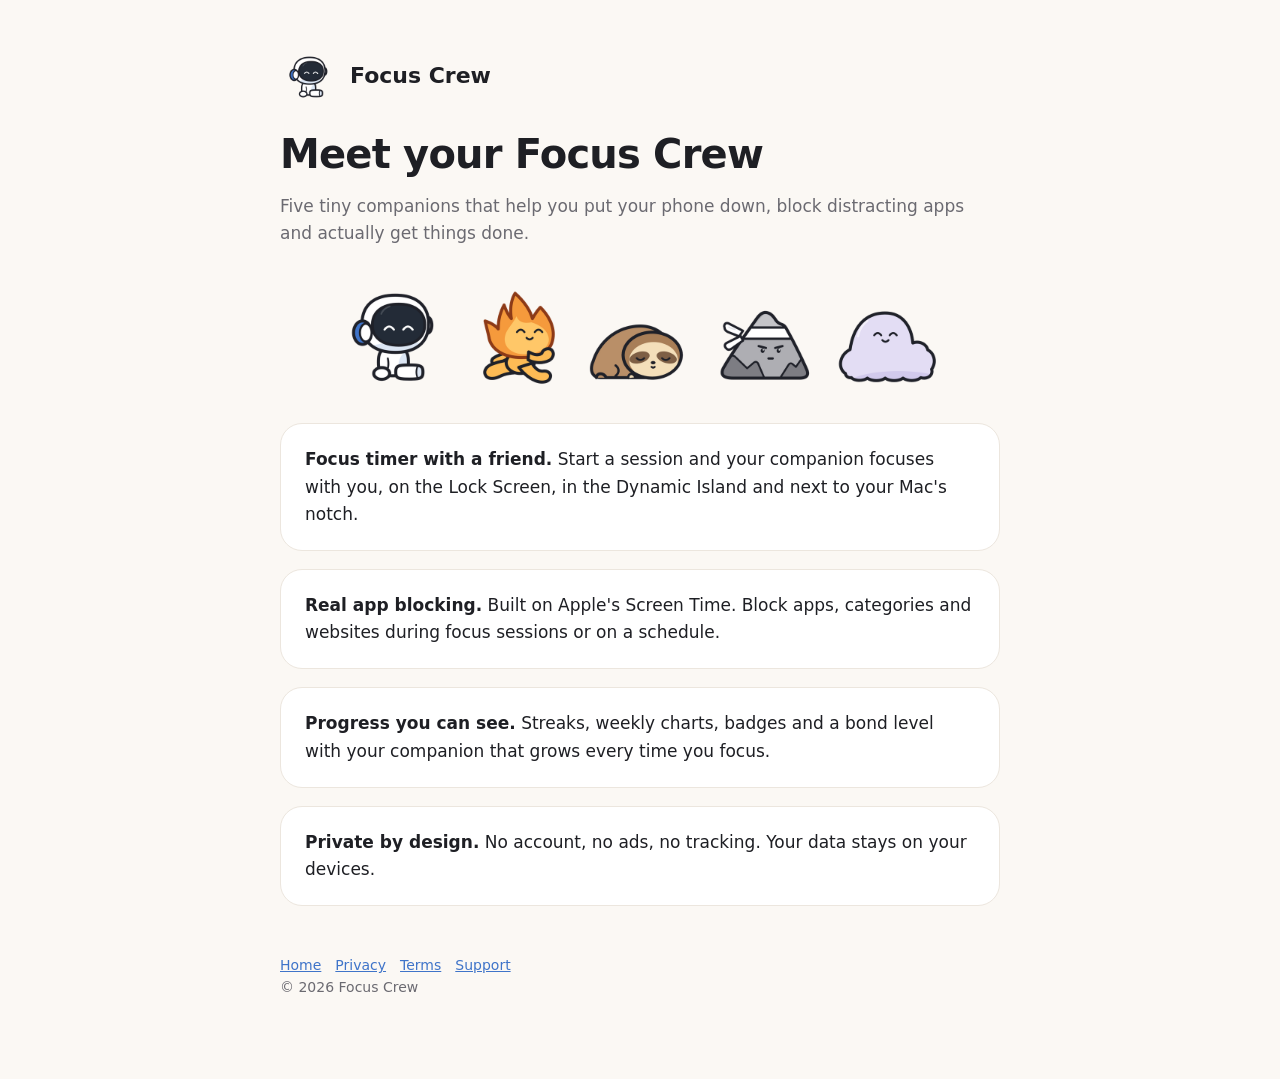
<file: docs/index.html>
<!doctype html><html lang="en"><head><meta charset="utf-8"><meta name="viewport" content="width=device-width,initial-scale=1"><title>Focus Crew</title><meta name="description" content="Five tiny companions that help you put your phone down, block distracting apps and get things done."><link rel="stylesheet" href="style.css"></head><body><main>
<header><img src="img/orbit.png" alt=""><a href="index.html">Focus Crew</a></header>
<h1>Meet your Focus Crew</h1>
<p>Five tiny companions that help you put your phone down, block distracting apps and actually get things done.</p>
<div class="crew"><img src="img/orbit.png" alt="Orbit"><img src="img/spark.png" alt="Spark"><img src="img/leaf.png" alt="Leaf"><img src="img/pebble.png" alt="Pebble"><img src="img/blob.png" alt="Blob"></div>
<div class="card"><strong>Focus timer with a friend.</strong> Start a session and your companion focuses with you, on the Lock Screen, in the Dynamic Island and next to your Mac's notch.</div>
<div class="card"><strong>Real app blocking.</strong> Built on Apple's Screen Time. Block apps, categories and websites during focus sessions or on a schedule.</div>
<div class="card"><strong>Progress you can see.</strong> Streaks, weekly charts, badges and a bond level with your companion that grows every time you focus.</div>
<div class="card"><strong>Private by design.</strong> No account, no ads, no tracking. Your data stays on your devices.</div>
<footer><a href="index.html">Home</a><a href="privacy.html">Privacy</a><a href="terms.html">Terms</a><a href="support.html">Support</a><br>© 2026 Focus Crew</footer>
</main></body></html>
</file>
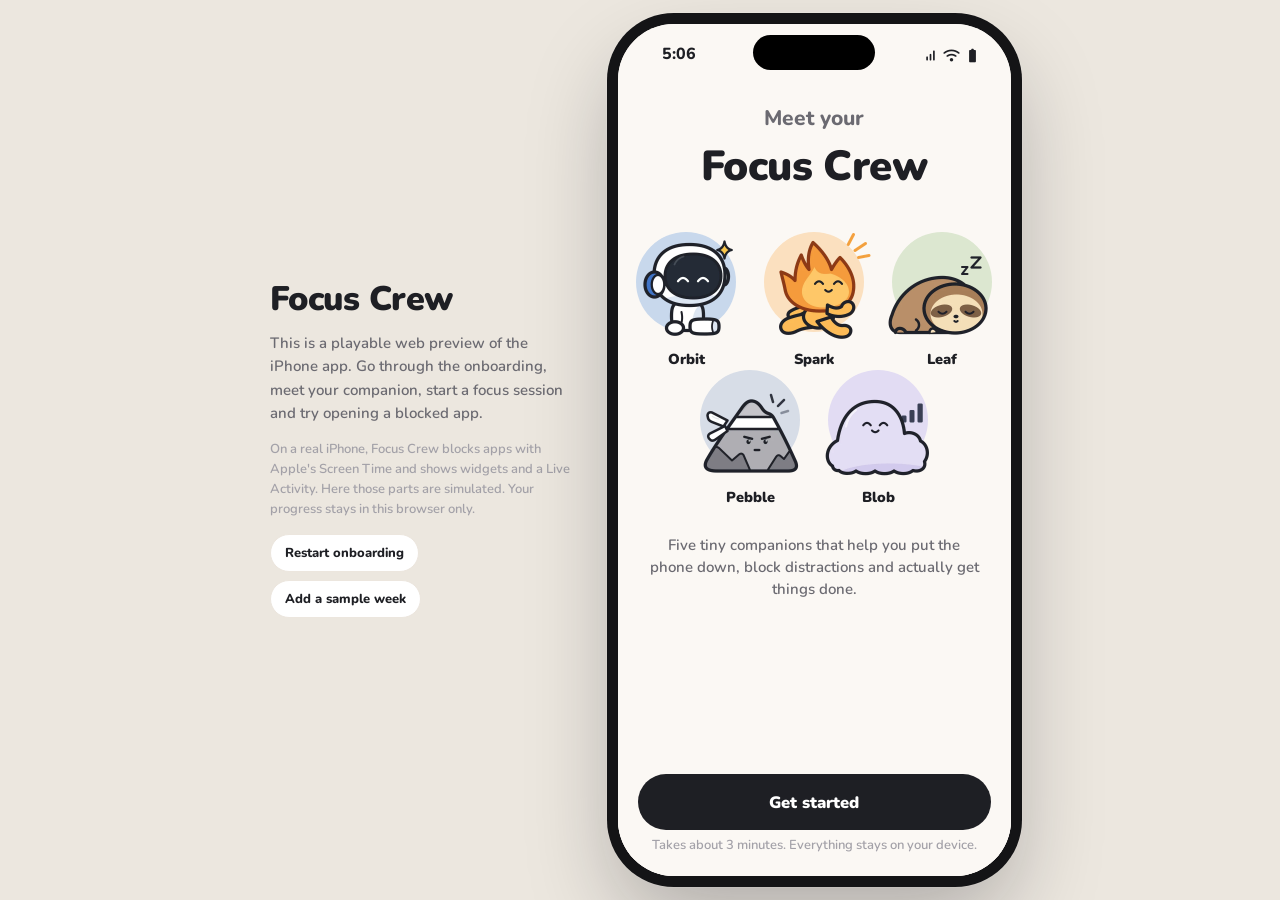
<file: docs/preview/index.html>
<!doctype html>
<html lang="en">
<head>
<meta charset="utf-8">
<meta name="viewport" content="width=device-width, initial-scale=1, viewport-fit=cover">
<style>:root{padding-top:env(safe-area-inset-top,0px);padding-bottom:env(safe-area-inset-bottom,0px)}body{margin:0}img{max-width:100%}[hidden]{display:none!important}</style>
<title>Focus Crew</title>
<meta name="claude:viewport-fit-sides" content="cover">
<link rel="preconnect" href="https://fonts.googleapis.com">
<link rel="preconnect" href="https://fonts.gstatic.com" crossorigin>
<link rel="stylesheet" href="https://fonts.googleapis.com/css2?family=Nunito:wght@500;600;700;800;900&display=swap">
<link rel="stylesheet" href="https://fonts.googleapis.com/css2?family=Material+Symbols+Rounded:opsz,wght,FILL,GRAD@24,600,1,0&display=block">
<style>
/* Layout: the iPhone app's own screens, in a phone-sized shell centred on a soft stage; full-bleed on phones. */
:root {
  --bg:#FBF8F4; --surface:#FFFFFF; --muted:#F3EFE9; --hair:#ECE6DE;
  --ink:#1E1F24; --ink2:#6B6A71; --ink3:#A3A1A8; --inv:#FFFFFF;
  --ok:#3E9B5F; --warn:#E59A2F; --bad:#D9534F; --flame:#F2762E;
  --stage:#ECE7DF; --frame:#141416; --scrim:rgba(20,20,26,.38); --shadow:rgba(30,25,20,.07);
  --orbit-tint:#C8D8EC; --orbit-accent:#3F74C9; --orbit-wash:#EEF3FA;
  --spark-tint:#FBE0BF; --spark-accent:#EC8327; --spark-wash:#FDF3E7;
  --leaf-tint:#DCE7D0;  --leaf-accent:#5A8F4C;  --leaf-wash:#F2F6EE;
  --pebble-tint:#D7DDE7; --pebble-accent:#566377; --pebble-wash:#F1F3F7;
  --blob-tint:#E2DCF3;  --blob-accent:#7562CC;  --blob-wash:#F4F1FB;
  --deco-light:block; --deco-dark:none;
  --la-bg:#18181c; --la-ink:#ffffff; --la-ink2:rgba(255,255,255,.65);
  --font:'Nunito', ui-rounded, 'SF Pro Rounded', -apple-system, system-ui, sans-serif;
}
@media (prefers-color-scheme: dark) { :root:not([data-theme="light"]) {
  --bg:#111113; --surface:#1C1C1F; --muted:#252529; --hair:#2E2E33;
  --ink:#F5F3EF; --ink2:#A4A3AA; --ink3:#6F6E75; --inv:#111113;
  --ok:#6BCB8B; --warn:#F5B85C; --bad:#F07A76; --flame:#FF9550;
  --stage:#08080a; --frame:#000000; --scrim:rgba(0,0,0,.55); --shadow:rgba(0,0,0,.3);
  --orbit-tint:#2C3B54; --orbit-accent:#7EA7F2; --orbit-wash:#161C27;
  --spark-tint:#4A3522; --spark-accent:#FFAA5E; --spark-wash:#211912;
  --leaf-tint:#2F3E2B;  --leaf-accent:#8FC67F;  --leaf-wash:#161D15;
  --pebble-tint:#323946; --pebble-accent:#A6B2C7; --pebble-wash:#181B21;
  --blob-tint:#3A3453;  --blob-accent:#B4A6F4;  --blob-wash:#1C1826;
  --deco-light:none; --deco-dark:block; color-scheme: dark;
} }
:root[data-theme="dark"] {
  --bg:#111113; --surface:#1C1C1F; --muted:#252529; --hair:#2E2E33;
  --ink:#F5F3EF; --ink2:#A4A3AA; --ink3:#6F6E75; --inv:#111113;
  --ok:#6BCB8B; --warn:#F5B85C; --bad:#F07A76; --flame:#FF9550;
  --stage:#08080a; --frame:#000000; --scrim:rgba(0,0,0,.55); --shadow:rgba(0,0,0,.3);
  --orbit-tint:#2C3B54; --orbit-accent:#7EA7F2; --orbit-wash:#161C27;
  --spark-tint:#4A3522; --spark-accent:#FFAA5E; --spark-wash:#211912;
  --leaf-tint:#2F3E2B;  --leaf-accent:#8FC67F;  --leaf-wash:#161D15;
  --pebble-tint:#323946; --pebble-accent:#A6B2C7; --pebble-wash:#181B21;
  --blob-tint:#3A3453;  --blob-accent:#B4A6F4;  --blob-wash:#1C1826;
  --deco-light:none; --deco-dark:block; color-scheme: dark;
}
html, body { height: 100%; }
body { background: var(--stage); color: var(--ink); font-family: var(--font); font-size: 15px; -webkit-font-smoothing: antialiased; overflow: hidden; }
* { box-sizing: border-box; }
button { font: inherit; color: inherit; background: none; border: 0; padding: 0; cursor: pointer; -webkit-tap-highlight-color: transparent; }
button:focus-visible, input:focus-visible, select:focus-visible { outline: 2px solid var(--orbit-accent); outline-offset: 2px; }
input, select { font: inherit; color: var(--ink); }
.ic { font-family: 'Material Symbols Rounded'; font-weight: normal; font-style: normal; font-size: 20px; line-height: 1; letter-spacing: normal; text-transform: none; display: inline-block; white-space: nowrap; direction: ltr; -webkit-font-feature-settings: 'liga'; font-feature-settings: 'liga'; vertical-align: middle; user-select: none; }

/* ---------- stage + device ---------- */
.stage { height: 100%; display: flex; align-items: center; justify-content: center; gap: 48px; padding-block: 16px; padding-left: max(16px, env(safe-area-inset-left, 0px)); padding-right: max(16px, env(safe-area-inset-right, 0px)); }
.device { position: relative; width: 393px; height: min(852px, 100%); background: var(--bg); border-radius: 56px; box-shadow: 0 0 0 11px var(--frame), 0 0 0 12px rgba(255,255,255,.08), 0 40px 90px rgba(10,10,20,.28); overflow: hidden; flex: none; }
.notch { position: absolute; top: 11px; left: 50%; transform: translateX(-50%); width: 122px; height: 35px; border-radius: 20px; background: #000; z-index: 60; }
.statusbar { position: absolute; top: 0; left: 0; right: 0; height: 54px; display: flex; align-items: center; justify-content: space-between; padding: 6px 30px 0 44px; font-weight: 800; font-size: 16px; z-index: 55; pointer-events: none; color: var(--ink); }
.statusbar .ic { font-size: 17px; }
.statusbar.light { color: #fff; }
#app { position: absolute; inset: 0; }
.about { width: 300px; display: flex; flex-direction: column; gap: 14px; }
.about h1 { margin: 0; font-size: 34px; font-weight: 900; letter-spacing: -.5px; line-height: 1.05; text-wrap: balance; }
.about p { margin: 0; color: var(--ink2); line-height: 1.55; font-weight: 600; }
.about .note { font-size: 13px; color: var(--ink3); }
.about .row { display: flex; gap: 8px; flex-wrap: wrap; }
.pill-btn { padding: 9px 14px; border-radius: 999px; background: var(--surface); border: 1px solid var(--hair); font-weight: 800; font-size: 13px; }
@media (max-width: 860px) { .about { display: none; } }
@media (max-width: 520px) {
  .stage { padding: 0; }
  .device { width: 100%; height: 100%; border-radius: 0; box-shadow: none; }
  .notch, .statusbar { display: none; }
  .device { --top: 8px; }
}
.device { --top: 54px; }

/* ---------- layers ---------- */
.screen { position: absolute; inset: 0; display: flex; flex-direction: column; background: var(--bg); }
.scroll { flex: 1; overflow-y: auto; overflow-x: hidden; -webkit-overflow-scrolling: touch; scrollbar-width: none; }
.scroll::-webkit-scrollbar { display: none; }
.pad { padding: 0 20px; }
.top { padding-top: var(--top); }
.footer { padding: 10px 20px 22px; display: flex; flex-direction: column; gap: 6px; background: linear-gradient(to bottom, transparent, var(--bg) 26%); }
.layer { position: absolute; inset: 0; z-index: 30; }
.fade-in { animation: fadeIn .35s ease both; }
.slide-in { animation: slideIn .42s cubic-bezier(.2,.9,.25,1) both; }
.slide-back { animation: slideBack .42s cubic-bezier(.2,.9,.25,1) both; }
.rise { animation: rise .42s cubic-bezier(.2,.9,.25,1) both; }
@keyframes fadeIn { from { opacity: 0 } }
@keyframes slideIn { from { opacity: 0; transform: translateX(40px) } }
@keyframes slideBack { from { opacity: 0; transform: translateX(-40px) } }
@keyframes rise { from { transform: translateY(100%) } }
@keyframes pop { 0% { transform: scale(.3); opacity: 0 } 70% { transform: scale(1.06) } 100% { transform: scale(1); opacity: 1 } }

/* ---------- type ---------- */
.h1 { font-size: 32px; font-weight: 900; letter-spacing: -.4px; line-height: 1.08; margin: 0; text-wrap: balance; }
.h2 { font-size: 26px; font-weight: 900; letter-spacing: -.3px; line-height: 1.12; margin: 0; text-wrap: balance; }
.h3 { font-size: 19px; font-weight: 800; margin: 0; }
.sub { color: var(--ink2); font-weight: 600; line-height: 1.45; margin: 0; }
.eyebrow { font-size: 11.5px; font-weight: 900; letter-spacing: 1.3px; text-transform: uppercase; }
.small { font-size: 13px; color: var(--ink3); font-weight: 600; }
.num { font-variant-numeric: tabular-nums; }

/* ---------- components ---------- */
.card { background: var(--surface); border: 1px solid var(--hair); border-radius: 22px; box-shadow: 0 6px 18px var(--shadow); padding: 16px; }
.card.big { border-radius: 28px; }
.btn { height: 56px; border-radius: 999px; font-weight: 900; font-size: 16.5px; display: flex; align-items: center; justify-content: center; gap: 8px; width: 100%; transition: transform .15s ease, opacity .2s; }
.btn:active { transform: scale(.97); }
.btn.primary { background: var(--ink); color: var(--inv); }
.btn.primary[disabled] { opacity: .25; cursor: default; }
.btn.secondary { background: var(--muted); color: var(--ink); height: 52px; }
.btn.accent { background: var(--m-accent); color: #fff; }
.btn.quiet { height: 40px; color: var(--ink2); font-weight: 800; font-size: 14.5px; }
.chip { display: inline-flex; align-items: center; gap: 6px; padding: 7px 13px; border-radius: 999px; background: var(--muted); font-weight: 800; font-size: 13.5px; white-space: nowrap; }
.chip .ic { font-size: 16px; color: var(--c, var(--ink)); }
.iconbadge { width: 38px; height: 38px; border-radius: 12px; display: grid; place-items: center; background: var(--b, var(--muted)); color: var(--c, var(--ink)); flex: none; }
.iconbadge .ic { font-size: 21px; }
.circlebtn { width: 42px; height: 42px; border-radius: 50%; background: var(--surface); border: 1px solid var(--hair); display: grid; place-items: center; flex: none; }
.circlebtn .ic { font-size: 22px; }
.row { display: flex; align-items: center; gap: 12px; }
.col { display: flex; flex-direction: column; }
.grow { flex: 1; min-width: 0; }
.stack { display: flex; flex-direction: column; gap: 16px; }
.divider { height: 1px; background: var(--hair); margin-left: 50px; }
.progress { height: 6px; border-radius: 6px; background: var(--hair); overflow: hidden; }
.progress > i { display: block; height: 100%; background: var(--ink); border-radius: 6px; transition: width .6s cubic-bezier(.2,.9,.25,1); }
.toggle { width: 51px; height: 31px; border-radius: 999px; background: var(--hair); position: relative; flex: none; transition: background .2s; }
.toggle::after { content: ""; position: absolute; top: 2px; left: 2px; width: 27px; height: 27px; border-radius: 50%; background: #fff; box-shadow: 0 2px 5px rgba(0,0,0,.2); transition: transform .22s cubic-bezier(.2,.9,.25,1); }
.toggle.on { background: var(--m-accent, var(--ok)); }
.toggle.on::after { transform: translateX(20px); }
.bubble { position: relative; background: var(--surface); border-radius: 18px; padding: 11px 15px; font-weight: 800; font-size: 14.5px; line-height: 1.35; box-shadow: 0 6px 16px var(--shadow); text-align: center; }
.bubble::after { content: ""; position: absolute; width: 16px; height: 16px; background: var(--surface); transform: rotate(45deg); border-radius: 3px; }
.bubble.t-bottom::after { bottom: -6px; left: calc(50% - 8px); }
.bubble.t-left::after { left: -6px; top: calc(50% - 8px); }
.bubble.t-left { text-align: left; }

/* ---------- mascot ---------- */
.mascot { position: relative; width: var(--s); height: var(--s); flex: none; }
.mascot .circle { position: absolute; left: 10.94%; top: 7.03%; width: 78.13%; height: 78.13%; border-radius: 50%; background: var(--t); }
.mascot img { position: absolute; inset: 0; width: 100%; height: 100%; pointer-events: none; user-select: none; }
.mascot .deco.light { display: var(--deco-light); }
.mascot .deco.dark { display: var(--deco-dark); }
.mascot .deco { animation: deco 2.2s ease-in-out infinite; transform-origin: 80% 25%; }
.mascot.breathe .body { animation: breathe 3s ease-in-out infinite; transform-origin: 50% 100%; }
.mascot.float .body { animation: float 4.2s ease-in-out infinite; transform-origin: 50% 100%; }
.mascot.bounce .body { animation: bounce .62s cubic-bezier(.3,.8,.4,1) infinite; transform-origin: 50% 100%; }
@keyframes breathe { 0%,100% { transform: scale(1.008, .988) } 50% { transform: scale(.992, 1.012) } }
@keyframes float { 0%,100% { transform: translateY(2.2%) } 50% { transform: translateY(-2.2%) } }
@keyframes bounce { 0%,100% { transform: translateY(0) scale(1.05,.94) } 15% { transform: translateY(0) scale(1,1) } 50% { transform: translateY(-7%) } 85% { transform: translateY(0) } }
@keyframes deco { 0%,100% { transform: scale(1) translateY(0) } 50% { transform: scale(1.07) translateY(-1.5%) } }
.avatar { border-radius: 50%; overflow: hidden; flex: none; display: block; }
@media (prefers-reduced-motion: reduce) { .mascot .body, .mascot .deco, .slide-in, .slide-back, .rise, .fade-in { animation: none !important; } }

/* ---------- onboarding ---------- */
.ob-head { display: flex; align-items: center; gap: 14px; padding: calc(var(--top) + 6px) 20px 6px; }
.ob-head .back { width: 36px; height: 36px; display: grid; place-items: center; }
.ob-head .back .ic { font-size: 28px; }
.ob-head .progress { flex: 1; height: 6px; }
.host { display: flex; align-items: center; gap: 4px; }
.option { display: flex; align-items: center; gap: 14px; width: 100%; padding: 11px 14px; text-align: left; background: var(--surface); border: 1px solid var(--hair); border-radius: 20px; box-shadow: 0 3px 8px var(--shadow); font-weight: 800; font-size: 15.5px; transition: transform .15s; }
.option:active { transform: scale(.98); }
.option .iconbadge { width: 40px; height: 40px; }
.option.sel { border: 2px solid var(--ink); padding: 10px 13px; }
.option.sel .iconbadge { background: var(--ink); color: var(--inv); }
.option .mark { margin-left: auto; color: var(--ink3); font-size: 24px; }
.option.sel .mark { color: var(--ink); }
.lineup { display: flex; flex-direction: column; align-items: center; }
.lineup .r { display: flex; justify-content: center; }
.lineup .m { display: flex; flex-direction: column; align-items: center; font-weight: 900; font-size: 14.5px; animation: pop .6s cubic-bezier(.3,.8,.4,1.2) both; }
.slider { width: 100%; accent-color: var(--blob-accent); height: 30px; }
.goal-grid { display: grid; grid-template-columns: 1fr 1fr; gap: 12px; }
.goal-opt { height: 92px; border-radius: 20px; background: var(--surface); border: 1px solid var(--hair); display: flex; flex-direction: column; align-items: center; justify-content: center; gap: 2px; position: relative; }
.goal-opt b { font-size: 24px; font-weight: 900; }
.goal-opt span { font-size: 12.5px; font-weight: 700; color: var(--ink2); }
.goal-opt.sel { background: var(--ink); color: var(--inv); border-color: var(--ink); }
.goal-opt.sel span { color: var(--inv); opacity: .75; }
.goal-opt em { position: absolute; top: 8px; right: 8px; font-style: normal; font-size: 10.5px; font-weight: 900; padding: 3px 7px; border-radius: 999px; background: var(--m-tint); color: var(--m-accent); }
.hold { position: relative; height: 58px; border-radius: 999px; background: var(--muted); overflow: hidden; touch-action: none; user-select: none; -webkit-user-select: none; }
.hold .fill { position: absolute; left: 0; top: 0; bottom: 0; width: 58px; border-radius: 999px; background: var(--hc, var(--ink)); display: flex; align-items: center; justify-content: flex-end; color: var(--inv); }
.hold .fill .ic { width: 58px; text-align: center; font-size: 24px; }
.hold .label { position: absolute; inset: 0; display: grid; place-items: center; font-weight: 900; font-size: 16.5px; pointer-events: none; }

/* ---------- app shell ---------- */
.tabbar { position: absolute; left: 16px; right: 16px; bottom: 18px; height: 62px; border-radius: 999px; background: color-mix(in srgb, var(--surface) 86%, transparent); backdrop-filter: blur(20px) saturate(1.6); -webkit-backdrop-filter: blur(20px) saturate(1.6); border: 1px solid var(--hair); box-shadow: 0 10px 30px var(--shadow); display: flex; padding: 5px; z-index: 20; }
.tab { flex: 1; border-radius: 999px; display: flex; flex-direction: column; align-items: center; justify-content: center; gap: 1px; font-size: 11px; font-weight: 800; color: var(--ink); }
.tab .ic { font-size: 23px; }
.tab.on { background: var(--muted); color: var(--m-accent); }
.minibar { position: absolute; left: 16px; right: 16px; bottom: 90px; height: 56px; border-radius: 999px; background: #1e1e22; color: #fff; display: flex; align-items: center; gap: 12px; padding: 0 18px 0 8px; z-index: 19; box-shadow: 0 10px 24px rgba(0,0,0,.25); }
.minibar b { font-size: 19px; font-weight: 900; margin-left: auto; }
.startbar { position: absolute; left: 20px; right: 20px; bottom: 90px; z-index: 19; }
.startbar .btn { box-shadow: 0 10px 24px rgba(0,0,0,.18); }
.hero { border-radius: 36px; background: color-mix(in srgb, var(--m-tint) 55%, transparent); padding: 18px 0 16px; display: flex; flex-direction: column; align-items: center; }
.stepper { display: flex; align-items: center; justify-content: space-between; }
.bigmin { font-size: 60px; font-weight: 900; line-height: 1; text-align: center; }
.presets { display: flex; gap: 8px; }
.presets button { flex: 1; height: 38px; border-radius: 999px; background: var(--muted); font-weight: 900; }
.presets button.on { background: var(--ink); color: var(--inv); }
.optrow { display: flex; align-items: center; gap: 12px; padding: 10px 0; width: 100%; text-align: left; }
.optrow input[type=text] { border: 0; background: transparent; flex: 1; min-width: 0; font-weight: 700; font-size: 15.5px; outline: none; }
.optrow input::placeholder { color: var(--ink3); }
.optrow select { border: 0; background: transparent; font-weight: 800; color: var(--ink2); text-align: right; outline: none; }
.title-l { font-size: 34px; font-weight: 900; letter-spacing: -.4px; margin: 0; }
.ring { transform: rotate(-90deg); }
.ring circle { fill: none; stroke-linecap: round; }
.stat { display: flex; flex-direction: column; gap: 4px; }
.stat .ic { font-size: 18px; color: var(--c); }
.stat b { font-size: 22px; font-weight: 900; }
.stat span { font-size: 12px; color: var(--ink2); font-weight: 700; }
.grid2 { display: grid; grid-template-columns: 1fr 1fr; gap: 12px; }
.grid3 { display: grid; grid-template-columns: 1fr 1fr 1fr; gap: 10px; }
.seg { display: flex; background: var(--muted); border-radius: 12px; padding: 3px; }
.seg button { flex: 1; height: 32px; border-radius: 10px; font-weight: 800; font-size: 13.5px; color: var(--ink2); }
.seg button.on { background: var(--surface); color: var(--ink); box-shadow: 0 2px 6px var(--shadow); }
.bars { display: flex; align-items: flex-end; gap: 6px; height: 170px; position: relative; padding-top: 10px; }
.bars .b { flex: 1; display: flex; flex-direction: column; align-items: center; gap: 6px; height: 100%; justify-content: flex-end; }
.bars .b i { width: 100%; border-radius: 7px; background: var(--m-accent); min-height: 4px; }
.bars .b i.low { opacity: .42; }
.bars .b span { font-size: 11px; font-weight: 800; color: var(--ink3); }
.bars .goal { position: absolute; left: 0; right: 0; border-top: 2px dashed var(--ink3); opacity: .6; }
.dots { display: flex; gap: 4px; }
.dots i { width: 18px; height: 18px; border-radius: 50%; font-style: normal; font-size: 10px; font-weight: 900; display: grid; place-items: center; background: var(--muted); color: var(--ink3); }
.dots i.on { background: var(--m-accent); color: #fff; }
.crewcard { display: flex; flex-direction: column; align-items: center; gap: 4px; padding: 14px 6px; border-radius: 28px; background: var(--surface); border: 1px solid var(--hair); position: relative; }
.crewcard.me { border: 2.5px solid var(--m-accent); }
.crewcard .lv { font-size: 12px; font-weight: 900; color: var(--m-accent); background: color-mix(in srgb, var(--m-tint) 75%, transparent); padding: 4px 10px; border-radius: 999px; }
.badge { width: 56px; height: 56px; border-radius: 50%; display: grid; place-items: center; background: var(--muted); color: var(--ink3); border: 3px solid var(--hair); }
.badge .ic { font-size: 25px; }
.badge.on { background: var(--m-tint); color: var(--m-accent); border-color: color-mix(in srgb, var(--m-accent) 45%, transparent); }

/* ---------- sheets & alerts ---------- */
.scrim { position: absolute; inset: 0; background: var(--scrim); z-index: 40; animation: fadeIn .25s ease both; }
.sheet { position: absolute; left: 0; right: 0; bottom: 0; max-height: calc(100% - var(--top) - 8px); z-index: 41; background: var(--bg); border-radius: 32px 32px 0 0; display: flex; flex-direction: column; animation: rise .38s cubic-bezier(.2,.9,.25,1) both; }
.sheet .grab { width: 40px; height: 5px; border-radius: 3px; background: var(--hair); margin: 9px auto 4px; flex: none; }
.sheet .bar { display: flex; align-items: center; justify-content: space-between; padding: 4px 18px 8px; font-weight: 900; font-size: 16.5px; }
.sheet .bar button { font-weight: 800; color: var(--m-accent, var(--ink)); }
.alertwrap { position: absolute; inset: 0; z-index: 51; display: grid; place-items: center; padding: 20px; }
.alert { width: 280px; max-width: 100%; border-radius: 22px; background: color-mix(in srgb, var(--surface) 92%, transparent); backdrop-filter: blur(24px); -webkit-backdrop-filter: blur(24px); text-align: center; overflow: hidden; animation: pop .3s ease both; box-shadow: 0 20px 50px rgba(0,0,0,.3); }
.alert .t { padding: 20px 18px 16px; }
.alert h4 { margin: 0 0 6px; font-size: 16.5px; font-weight: 900; }
.alert p { margin: 0; font-size: 13.5px; color: var(--ink2); font-weight: 600; line-height: 1.4; }
.alert .acts { display: flex; border-top: 1px solid var(--hair); }
.alert .acts button { flex: 1; height: 46px; font-weight: 800; color: var(--orbit-accent); }
.alert .acts button + button { border-left: 1px solid var(--hair); }
.alert .acts button.strong { font-weight: 900; }
.toast { position: absolute; top: calc(var(--top) + 6px); left: 50%; transform: translateX(-50%); z-index: 70; background: var(--surface); border: 1px solid var(--hair); border-radius: 999px; padding: 6px 18px 6px 6px; display: flex; align-items: center; gap: 10px; font-weight: 800; font-size: 14px; box-shadow: 0 10px 26px rgba(0,0,0,.14); animation: toast 3s ease both; white-space: nowrap; max-width: 92%; }
@keyframes toast { 0% { opacity: 0; transform: translate(-50%, -20px) } 10%, 85% { opacity: 1; transform: translate(-50%, 0) } 100% { opacity: 0; transform: translate(-50%, -10px) } }

/* ---------- session ---------- */
.session { position: absolute; inset: 0; z-index: 35; display: flex; flex-direction: column; background: linear-gradient(to bottom, color-mix(in srgb, var(--m-tint) 75%, var(--bg)), var(--m-wash) 45%, var(--bg)); animation: rise .45s cubic-bezier(.2,.9,.25,1) both; }
.session .clock { font-size: 74px; font-weight: 900; text-align: center; letter-spacing: -1px; line-height: 1; }
.ringwrap { position: relative; width: 300px; height: 300px; margin: 8px auto 0; }
.ringwrap .disc { position: absolute; inset: 6px; border-radius: 50%; background: color-mix(in srgb, var(--surface) 55%, transparent); }
.ringwrap svg { position: absolute; inset: 0; }
.ringwrap .mascot { position: absolute; left: 25px; top: 35px; }
.speed { display: flex; gap: 6px; justify-content: center; }
.speed button { padding: 5px 11px; border-radius: 999px; font-size: 12px; font-weight: 900; background: color-mix(in srgb, var(--surface) 70%, transparent); color: var(--ink2); }
.speed button.on { background: var(--ink); color: var(--inv); }
#confetti { position: absolute; inset: 0; pointer-events: none; z-index: 45; }

/* ---------- lock screen + shield ---------- */
.lock { position: absolute; inset: 0; z-index: 48; color: #fff; background: radial-gradient(120% 80% at 20% 10%, #8aa4dc, transparent 60%), radial-gradient(120% 90% at 90% 90%, #b590c9, transparent 60%), #4b5d8f; display: flex; flex-direction: column; align-items: center; animation: fadeIn .35s ease both; }
.island { margin-top: 11px; height: 37px; min-width: 250px; border-radius: 22px; background: #000; display: flex; align-items: center; justify-content: space-between; padding: 0 12px 0 7px; gap: 10px; }
.island b { color: var(--vivid); font-size: 15px; font-weight: 900; }
.lock .time { font-size: 82px; font-weight: 800; letter-spacing: -2px; margin-top: 20px; line-height: 1; }
.lock .date { font-size: 18px; font-weight: 800; opacity: .85; margin-top: 6px; }
.la { width: calc(100% - 24px); margin-top: 34px; background: rgba(22,22,26,.92); border-radius: 24px; padding: 16px; display: flex; flex-direction: column; gap: 12px; }
.la .tm { font-size: 34px; font-weight: 900; margin-left: auto; color: #fff; }
.la .bar { height: 5px; border-radius: 4px; background: rgba(255,255,255,.18); overflow: hidden; }
.la .bar i { display: block; height: 100%; background: var(--vivid); }
.la .lb { width: 38px; height: 38px; border-radius: 50%; display: grid; place-items: center; background: rgba(255,255,255,.18); color: #fff; }
.fakeapps { display: flex; gap: 18px; margin-top: auto; margin-bottom: 30px; flex-wrap: wrap; justify-content: center; padding: 0 20px; }
.fakeapp { display: flex; flex-direction: column; align-items: center; gap: 6px; font-size: 12px; font-weight: 700; color: #fff; }
.fakeapp i { width: 60px; height: 60px; border-radius: 15px; display: grid; place-items: center; font-style: normal; font-size: 26px; font-weight: 900; color: #fff; box-shadow: 0 6px 14px rgba(0,0,0,.2); }
.shield { position: absolute; inset: 0; z-index: 49; background: color-mix(in srgb, var(--m-tint) 70%, var(--bg)); display: flex; flex-direction: column; align-items: center; padding: calc(var(--top) + 40px) 28px 30px; text-align: center; animation: fadeIn .3s ease both; }
.applet { width: 34px; height: 34px; border-radius: 9px; display: grid; place-items: center; color: #fff; font-weight: 900; font-size: 15px; flex: none; }
</style>

</head>
<body>
<div class="stage">
  <aside class="about">
    <h1>Focus Crew</h1>
    <p>This is a playable web preview of the iPhone app. Go through the onboarding, meet your companion, start a focus session and try opening a blocked app.</p>
    <p class="note">On a real iPhone, Focus Crew blocks apps with Apple's Screen Time and shows widgets and a Live Activity. Here those parts are simulated. Your progress stays in this browser only.</p>
    <div class="row">
      <button class="pill-btn" data-a="restart">Restart onboarding</button>
      <button class="pill-btn" data-a="sample">Add a sample week</button>
    </div>
  </aside>
  <div class="device" id="device">
    <div class="notch" aria-hidden="true"></div>
    <div class="statusbar" id="statusbar" aria-hidden="true"><span id="sbtime">9:41</span><span><span class="ic">signal_cellular_alt</span> <span class="ic">wifi</span> <span class="ic">battery_full</span></span></div>
    <div id="app"></div>
  </div>
</div>

<script>
(() => {
// =====================================================================
// Data
// =====================================================================
const ORDER = ['orbit', 'spark', 'leaf', 'pebble', 'blob'];
const M = {
  orbit: { name: 'Orbit', title: 'The Focus Companion', trait: 'Focus', icon: 'adjust', tagline: 'Calm, steady, always in the zone.', minutes: 25, vivid: '#7DA6F2',
    bio: 'Orbit floats you away from the noise. A quiet co-pilot for deep work, Orbit keeps you on course one session at a time.', specialty: 'Classic 25-minute deep-work sessions',
    greet: ['Systems ready. Shall we focus?', 'Clear skies for deep work today.', "Let's drift away from the noise.", 'One small step for focus.'],
    enc: ['Steady orbit. Keep going.', "You're in the zone. I can tell.", 'Distractions are light-years away.', 'Smooth flying so far.'],
    done: ['Mission complete! Beautiful focus.', 'Touchdown. That was stellar.', 'Perfect landing. Proud of you.'],
    quit: ['Re-entry happens. Every launch teaches us something.', "We'll relaunch soon. The stars aren't going anywhere."],
    rest: ['Floating in zero-g for a minute.', 'Look at something far away. Like the moon.'],
    shield: 'Orbit is keeping you on course' },
  spark: { name: 'Spark', title: 'The Motivation Boost', trait: 'Energy', icon: 'bolt', tagline: 'Small wins, big momentum.', minutes: 15, vivid: '#FFAB5E',
    bio: 'Spark turns “I’ll do it later” into “I’m doing it now.” Short, punchy sessions that build momentum fast.', specialty: 'Quick 15-minute sprints that beat procrastination',
    greet: ["Let's go! What are we crushing today?", "I've got energy for both of us!", 'Tiny start, huge momentum.', "Five minutes in and you'll be flying."],
    enc: ["You're on fire! Literally, I'm a flame.", "Don't stop now. Momentum is everything!", 'Look at you go!', 'This is the good part. Push!'],
    done: ['Boom! Session crushed!', "That's what I'm talking about!", 'You just turned “later” into “done”!'],
    quit: ["No worries, we'll reignite in a bit!", "Even sparks flicker. Let's try again soon."],
    rest: ['Recharge time! Shake it out.', 'Quick break, then we go again!'],
    shield: 'Spark says: not now, superstar!' },
  leaf: { name: 'Leaf', title: 'The Rest Guardian', trait: 'Recovery', icon: 'dark_mode', tagline: 'Slow down to speed up.', minutes: 30, vivid: '#8FC780',
    bio: 'Leaf reminds you that rest is part of the work. Gentle sessions, real breaks and a phone-free wind-down every night.', specialty: 'Balanced sessions, real breaks and a bedtime wind-down',
    greet: ["Breathe in. Let's take this slowly.", 'No rush. One calm session at a time.', 'Rested minds focus best.', "Hi… let's do this gently."],
    enc: ["Nice and steady. You're doing great.", 'Remember to unclench your jaw.', 'Slow and steady wins.', 'Just this one task. Nothing else.'],
    done: ['Lovely work. Now, a real break.', 'Peaceful and productive. My favourite.', 'Time to stretch, sip water and rest your eyes.'],
    quit: ["It's okay to stop. Rest, then return.", "Be kind to yourself. We'll try again."],
    rest: ['Stretch, sip some water, breathe.', 'This is my favourite part.'],
    shield: 'Leaf is guarding your calm' },
  pebble: { name: 'Pebble', title: 'The Discipline Coach', trait: 'Habits', icon: 'fitness_center', tagline: 'No excuses. Just reps.', minutes: 45, vivid: '#B2BFD6',
    bio: "Pebble is small but unshakeable. Strict mode on, apps locked, and a coach that won't let you quit early.", specialty: "Strict sessions that can't be skipped",
    greet: ['Phone down. Focus up.', "Discipline is a habit. Let's train.", 'No excuses today.', "Rocks don't scroll. Neither do we."],
    enc: ['Hold the line.', "Stay solid. You've got this.", "Discomfort means it's working.", "Not one tap. I'm watching."],
    done: ['Solid work. Respect.', 'Another rep in the bank.', 'Unshakeable. Same time tomorrow.'],
    quit: ['We stop today, we come back stronger.', 'Setbacks are part of training. Reset.'],
    rest: ['Short rest. Then back to work.', "Recover. Don't scroll."],
    shield: 'Pebble says: hold the line' },
  blob: { name: 'Blob', title: 'The Progress Tracker', trait: 'Progress', icon: 'trending_up', tagline: 'Every minute counts.', minutes: 25, vivid: '#B5A6F5',
    bio: "Blob loves numbers. It tracks every focused minute, celebrates every streak and shows you how far you've come.", specialty: 'Streaks, stats and weekly progress',
    greet: ['Ready to add some minutes to the chart?', 'Your graph wants to go up today!', 'Every session counts. I count them.', "Let's make today's bar the tallest."],
    enc: ["Data says: you're doing great.", 'Progress bar loading… keep going!', 'Each minute is a new data point.', 'Trend line: up and to the right.'],
    done: ['New data point unlocked!', 'Look at that bar grow!', 'Your weekly trend just went up.'],
    quit: ['Partial minutes still count on my chart.', 'Every bit of focus is logged. Try again soon.'],
    rest: ['Breaks are part of the data too.', 'Resting improves your next session.'],
    shield: 'Blob is protecting your streak' },
};
const RESTING = { orbit: 'happy', spark: 'happy', leaf: 'sleepy', pebble: 'focused', blob: 'happy' };

// [key, title, icon, weights]
const Q = {
  age: { title: 'How old are you?', sub: 'This helps us tailor your plan.', host: 'orbit', line: "Let's get to know you!", factor: .5, opts: [
    ['u18', 'Under 18', 'person', { spark: 1 }], ['18', '18 – 24', 'person', { spark: 1 }], ['25', '25 – 34', 'person', { orbit: .5 }],
    ['35', '35 – 44', 'person', { orbit: .5, blob: .5 }], ['45', '45 – 54', 'person', { leaf: 1 }], ['55', '55 or older', 'person', { leaf: 1 }]] },
  role: { title: 'What best describes you?', sub: "We'll suggest sessions that fit your days.", host: 'spark', line: 'What fills your days?', factor: 1, opts: [
    ['student', 'Student', 'school', { orbit: 1, spark: 1 }], ['pro', 'Working professional', 'work', { orbit: 1.5 }], ['creator', 'Creator or freelancer', 'brush', { spark: 1.5 }],
    ['founder', 'Founder or business owner', 'lightbulb', { pebble: 1, blob: 1 }], ['parent', 'Parent or caregiver', 'family_restroom', { leaf: 1.5 }], ['other', 'Something else', 'auto_awesome', {}]] },
  struggles: { multi: true, title: 'What do you struggle with most?', sub: 'Pick everything that sounds like you.', host: 'pebble', line: 'No judgement here. Pinky promise.', factor: 1, opts: [
    ['scrolling', 'Endless scrolling', 'swipe_down', { pebble: 2, orbit: .5 }], ['procrastination', 'Procrastinating', 'hourglass_top', { spark: 2.5 }],
    ['focus', 'Staying focused', 'adjust', { orbit: 2.5 }], ['sleep', 'Phone in bed at night', 'bed', { leaf: 2.5 }],
    ['notifications', 'Constant notifications', 'notifications_active', { orbit: 1, pebble: 1 }], ['motivation', 'Low motivation', 'battery_2_bar', { spark: 2, blob: .5 }],
    ['multitasking', 'Jumping between apps', 'layers', { orbit: 1.5, pebble: .5 }], ['breaks', 'Forgetting to take breaks', 'coffee', { leaf: 2 }]] },
  sinks: { multi: true, title: 'Where does your time disappear?', sub: "We'll suggest these for your block list.", host: 'leaf', line: 'Which apps pull you in?', factor: .5, opts: [
    ['social', 'Social media', 'group', { pebble: 1 }], ['short', 'Short videos', 'smart_display', { pebble: 1 }], ['streaming', 'YouTube & streaming', 'tv', { leaf: .5, pebble: .5 }],
    ['games', 'Games', 'sports_esports', { spark: .5, pebble: .5 }], ['news', 'News & Reddit', 'newspaper', { leaf: .5 }], ['shopping', 'Shopping', 'shopping_bag', { blob: .5 }],
    ['messaging', 'Messaging', 'chat', { orbit: .5 }], ['work', 'Email & work chat', 'mail', { orbit: 1 }]] },
  times: { multi: true, title: 'When is it hardest to put your phone down?', sub: 'Pick all that apply.', host: 'orbit', line: 'Timing matters a lot.', factor: .7, opts: [
    ['morning', 'Right after waking up', 'wb_twilight', { spark: 1 }], ['workday', 'During work or class', 'laptop_mac', { orbit: 1 }], ['afternoon', 'The afternoon slump', 'wb_sunny', { spark: 1 }],
    ['evening', 'Evenings at home', 'weekend', { blob: .5, leaf: .5 }], ['bedtime', 'In bed before sleep', 'bedtime', { leaf: 1.5 }]] },
  span: { title: 'How long can you focus before reaching for your phone?', sub: "Be honest, there's no wrong answer.", host: 'spark', line: 'Quick check of your focus muscles!', factor: 1, opts: [
    ['u5', 'Less than 5 minutes', 'speed', { spark: 1.5 }], ['5', '5 – 15 minutes', 'speed', { spark: 1.5 }], ['15', '15 – 30 minutes', 'speed', { orbit: 1 }],
    ['30', '30 – 60 minutes', 'speed', { orbit: .5, pebble: .5 }], ['60', 'More than an hour', 'speed', { pebble: 1 }]] },
  goal: { title: "What's your main goal?", sub: 'Your crew will cheer you on towards it.', host: 'leaf', line: 'What would make life better?', factor: 1.5, opts: [
    ['deep', 'Do deep, focused work', 'psychology', { orbit: 2 }], ['study', 'Study and learn better', 'menu_book', { orbit: 1, blob: 1 }], ['sleep', 'Sleep better', 'bedtime', { leaf: 2 }],
    ['presence', 'Be present with people', 'favorite', { leaf: 1, pebble: 1 }], ['habits', 'Build better habits', 'verified', { pebble: 1.5, blob: 1 }], ['calm', 'Feel calmer, less anxious', 'spa', { leaf: 1.5 }]] },
  motivation: { title: 'How do you like to be motivated?', sub: 'This decides who joins you.', host: 'blob', line: 'Last one! This decides who joins you.', factor: 1.5, opts: [
    ['gentle', 'Gentle encouragement', 'thumb_up', { orbit: 2 }], ['tough', 'Tough love, no excuses', 'fitness_center', { pebble: 3 }], ['data', 'Stats, charts and streaks', 'bar_chart', { blob: 3 }],
    ['energy', 'Hype and high energy', 'local_fire_department', { spark: 3 }], ['calm', 'Calm and quiet support', 'air', { leaf: 3 }]] },
};
const QUESTIONS = ['age', 'role', 'hours', 'struggles', 'sinks', 'times', 'span', 'goal', 'motivation'];
const STEPS = ['welcome', 'introBlock', 'introFocus', 'introProgress', 'name', 'age', 'role', 'hours', 'struggles', 'sinks', 'times', 'span', 'goal', 'motivation',
  'reality', 'analyzing', 'reveal', 'plan', 'dailyGoal', 'screenTime', 'apps', 'notifications', 'pledge', 'paywall'];
const SPAN_SESSION = { u5: 10, 5: 15, 15: 25, 30: 45, 60: 60 };
const SPAN_GOAL = { u5: 45, 5: 60, 15: 90, 30: 120, 60: 180 };
const MID_AGE = { u18: 16, 18: 21, 25: 30, 35: 40, 45: 50, 55: 60 };
const MOTIVE_MASCOT = { gentle: 'orbit', tough: 'pebble', data: 'blob', energy: 'spark', calm: 'leaf' };

// Apps for the simulated Screen Time picker
const APPS = [
  ['Instagram', '#D9468C', 'social'], ['TikTok', '#111111', 'short'], ['YouTube', '#E2302B', 'streaming'], ['X', '#222222', 'social'],
  ['Snapchat', '#E8C51C', 'social'], ['Reddit', '#F05A23', 'news'], ['Netflix', '#B8121B', 'streaming'], ['Facebook', '#2F64D6', 'social'],
  ['WhatsApp', '#26A85A', 'messaging'], ['Twitch', '#7B4FD6', 'streaming'], ['Amazon', '#E79A1B', 'shopping'], ['Games', '#5865F2', 'games'],
  ['News', '#F23D50', 'news'], ['Slack', '#4A154B', 'work'], ['Mail', '#2E82F0', 'work'], ['Pinterest', '#D02331', 'social'],
];
const SOUNDS = [['off', 'Off', 'volume_off'], ['brown', 'Brown noise', 'graphic_eq'], ['pink', 'Pink noise', 'graphic_eq'], ['white', 'White noise', 'air'], ['rain', 'Soft rain', 'rainy'], ['ocean', 'Ocean waves', 'waves']];
const TEMPLATES = [
  { name: 'Work hours', icon: 'work', start: '09:00', end: '17:00', days: [1, 2, 3, 4, 5], mascot: 'orbit' },
  { name: 'Study time', icon: 'menu_book', start: '16:00', end: '19:00', days: [1, 2, 3, 4, 5], mascot: 'blob' },
  { name: 'Bedtime', icon: 'bedtime', start: '22:30', end: '07:00', days: [0, 1, 2, 3, 4, 5, 6], mascot: 'leaf' },
  { name: 'Morning routine', icon: 'wb_twilight', start: '06:30', end: '09:00', days: [0, 1, 2, 3, 4, 5, 6], mascot: 'spark' },
  { name: 'No-phone dinner', icon: 'restaurant', start: '19:00', end: '20:30', days: [0, 1, 2, 3, 4, 5, 6], mascot: 'pebble' },
];
const BADGES = [
  ['first', 'Lift-off', 'Complete your first focus session.', 'send', 'orbit'], ['s3', 'On a roll', 'Focus 3 days in a row.', 'local_fire_department', 'spark'],
  ['s7', 'Week warrior', 'Focus 7 days in a row.', 'whatshot', 'blob'], ['s30', 'Unstoppable', 'Focus 30 days in a row.', 'workspace_premium', 'pebble'],
  ['h1', 'First hour', 'Focus for 1 hour in total.', 'schedule', 'orbit'], ['h10', 'Deep diver', 'Focus for 10 hours in total.', 'water', 'leaf'],
  ['h50', 'Focus master', 'Focus for 50 hours in total.', 'landscape', 'blob'], ['marathon', 'Marathon', 'Finish a single 90-minute session.', 'directions_run', 'pebble'],
  ['early', 'Early bird', 'Finish a session before 8 AM.', 'wb_twilight', 'spark'], ['night', 'Night owl', 'Finish a session after 10 PM.', 'bedtime', 'leaf'],
  ['iron', 'Iron will', 'Finish a session in strict mode.', 'lock', 'pebble'], ['five', 'Five a day', 'Finish 5 sessions in one day.', 'front_hand', 'spark'],
  ['tour', 'Crew tour', 'Focus with all five crew members.', 'groups', 'orbit'], ['goal', 'Goal getter', 'Hit your daily focus goal.', 'track_changes', 'blob'],
  ['weekend', 'Weekend focus', 'Finish a session on a weekend.', 'wb_sunny', 'spark'], ['planner', 'Planner', 'Create a blocking schedule.', 'event_repeat', 'pebble'],
];
const DAYL = ['S', 'M', 'T', 'W', 'T', 'F', 'S'];

// =====================================================================
// State
// =====================================================================
const KEY = 'focus-crew-web-v1';
const fresh = () => ({
  stage: 'onboarding', step: 0,
  ob: { name: '', age: null, role: null, hours: 5, struggles: [], sinks: [], times: [], span: null, goal: null, motivation: null },
  mascot: 'orbit', matched: null, goalMin: 90, sessionMin: 25, breakMin: 5, strictDefault: false, sound: 'off',
  screenTime: false, blockList: [], notifications: false, reminder: '09:00', pledged: false,
  history: [], schedules: [], unlocked: {}, tab: 'focus', active: null, createdAt: Date.now(),
});
let S;
try { S = JSON.parse(localStorage.getItem(KEY)) || fresh(); } catch (e) { S = fresh(); }
S = Object.assign(fresh(), S);
const U = { dir: 1, sheet: null, completion: null, gaveUp: null, alert: null, lock: false, shield: null, range: 'week', speed: 1,
  seed: Math.floor(Math.random() * 100), revealed: false, detailMood: null, draft: null, pickerFor: null, endConfirm: false, holding: null };
const save = () => { try { localStorage.setItem(KEY, JSON.stringify(S)); } catch (e) {} };

// =====================================================================
// Helpers
// =====================================================================
const $ = (s, r = document) => r.querySelector(s);
const esc = (t) => String(t ?? '').replace(/[&<>"']/g, (c) => ({ '&': '&amp;', '<': '&lt;', '>': '&gt;', '"': '&quot;', "'": '&#39;' }[c]));
const ic = (n, cls = '') => `<span class="ic ${cls}" aria-hidden="true">${n}</span>`;
const pick = (arr, seed) => arr[Math.abs(seed) % arr.length];
const firstName = () => (S.ob.name.trim().split(/\s+/)[0] || 'friend');
const mv = (m) => `--t:var(--${m}-tint);--m-tint:var(--${m}-tint);--m-accent:var(--${m}-accent);--m-wash:var(--${m}-wash);--vivid:${M[m].vivid}`;
const clock = (sec) => { sec = Math.max(0, Math.ceil(sec)); const h = Math.floor(sec / 3600), m = Math.floor(sec % 3600 / 60), s = sec % 60; return h ? `${h}:${String(m).padStart(2, '0')}:${String(s).padStart(2, '0')}` : `${String(m).padStart(2, '0')}:${String(s).padStart(2, '0')}`; };
const dur = (min) => { min = Math.round(min); const h = Math.floor(min / 60), m = min % 60; return h && m ? `${h}h ${m}m` : h ? `${h}h` : `${m}m`; };
const longDur = (min) => { min = Math.round(min); const h = Math.floor(min / 60), m = min % 60; return h && m ? `${h} hr ${m} min` : h ? `${h} hr` : `${m} min`; };
const timeStr = (d) => d.toLocaleTimeString([], { hour: 'numeric', minute: '2-digit' });
const dayStart = (d) => { const x = new Date(d); x.setHours(0, 0, 0, 0); return x.getTime(); };
const sameDay = (a, b) => dayStart(a) === dayStart(b);

function mascot(m, mood, size, o = {}) {
  const circle = o.circle !== false, motion = o.motion || 'breathe';
  const deco = o.deco !== false && (m !== 'leaf' || mood === 'sleepy');
  return `<div class="mascot ${motion}" style="--s:${size}px;${mv(m)}" role="img" aria-label="${M[m].name}, ${M[m].title}">
    ${circle ? '<div class="circle"></div>' : ''}
    ${deco ? `<img class="deco light" src="img/${m}_deco.webp" alt=""><img class="deco dark" src="img/${m}_deco_dark.webp" alt="">` : ''}
    <img class="body" data-m="${m}" data-mood="${mood}" src="img/${m}_${mood}.webp" alt="">
  </div>`;
}
const avatar = (m, size, mood = 'happy') => `<img class="avatar" width="${size}" height="${size}" src="img/${m}_avatar${mood === 'happy' ? '' : '_' + mood}.webp" alt="${M[m].name}">`;
const bubble = (text, tail = 'bottom') => `<div class="bubble t-${tail}">${esc(text)}</div>`;
const chip = (t, i, c = 'var(--ink)', bg = '') => `<span class="chip" style="--c:${c};${bg ? 'background:' + bg : ''}">${ic(i)}${esc(t)}</span>`;
const badgeIcon = (i, b = 'var(--m-tint)', c = 'var(--m-accent)') => `<span class="iconbadge" style="--b:${b};--c:${c}">${ic(i)}</span>`;
const toggle = (on, action, extra = '') => `<button class="toggle ${on ? 'on' : ''}" role="switch" aria-checked="${on}" data-a="${action}" ${extra}></button>`;
const appTile = (name, size = 34) => { const a = APPS.find((x) => x[0] === name) || [name, '#888']; return `<span class="applet" style="background:${a[1]};width:${size}px;height:${size}px">${esc(name[0])}</span>`; };

// =====================================================================
// Stats
// =====================================================================
const focusSessions = () => S.history.filter((h) => h.kind !== 'rest');
const secOnDay = (d) => focusSessions().filter((h) => sameDay(h.start, d)).reduce((a, h) => a + h.focused, 0);
const isStreakDay = (d) => focusSessions().some((h) => h.completed && sameDay(h.start, d));
function streak() {
  let d = new Date(); d.setHours(12, 0, 0, 0);
  if (!isStreakDay(d)) { d.setDate(d.getDate() - 1); if (!isStreakDay(d)) return 0; }
  let n = 0; while (isStreakDay(d)) { n++; d.setDate(d.getDate() - 1); } return n;
}
function bestStreak() {
  const days = [...new Set(focusSessions().filter((h) => h.completed).map((h) => dayStart(h.start)))].sort((a, b) => a - b);
  let best = 0, run = 0, prev = null;
  for (const d of days) { run = prev !== null && Math.round((d - prev) / 864e5) === 1 ? run + 1 : 1; best = Math.max(best, run); prev = d; }
  return best;
}
const totalSec = () => focusSessions().reduce((a, h) => a + h.focused, 0);
function daily(n) { const out = []; const d = new Date(); d.setHours(12, 0, 0, 0); for (let i = n - 1; i >= 0; i--) { const x = new Date(d); x.setDate(d.getDate() - i); out.push({ date: x, min: Math.round(secOnDay(x) / 60) }); } return out; }
const bondMinutes = (m) => Math.round(focusSessions().filter((h) => h.mascot === m).reduce((a, h) => a + h.focused, 0) / 60);
const threshold = (l) => (l <= 1 ? 0 : 30 * (l - 1) * l);
function bond(min) { let l = 1; while (min >= threshold(l + 1)) l++; const lo = threshold(l), hi = threshold(l + 1); return { level: l, progress: (min - lo) / (hi - lo), toNext: hi - min, title: ['New friends', 'Getting along', 'Focus buddies', 'Trusted partners', 'Best friends'][l - 1] || (l <= 8 ? 'Inseparable' : 'Legendary duo') }; }
function badgeProgress(id) {
  const done = focusSessions().filter((h) => h.completed), tot = totalSec() / 60, bs = bestStreak();
  const perDay = {}; done.forEach((h) => { const k = dayStart(h.start); perDay[k] = (perDay[k] || 0) + 1; });
  const minPerDay = {}; focusSessions().forEach((h) => { const k = dayStart(h.start); minPerDay[k] = (minPerDay[k] || 0) + h.focused / 60; });
  const b = (v) => [v ? 1 : 0, 1];
  switch (id) {
    case 'first': return [Math.min(1, done.length), 1];
    case 's3': return [Math.min(3, bs), 3]; case 's7': return [Math.min(7, bs), 7]; case 's30': return [Math.min(30, bs), 30];
    case 'h1': return [Math.min(60, tot), 60]; case 'h10': return [Math.min(600, tot), 600]; case 'h50': return [Math.min(3000, tot), 3000];
    case 'marathon': return b(done.some((h) => h.focused >= 5400));
    case 'early': return b(done.some((h) => new Date(h.end).getHours() < 8));
    case 'night': return b(done.some((h) => new Date(h.end).getHours() >= 22));
    case 'iron': return b(done.some((h) => h.strict));
    case 'five': return [Math.min(5, Math.max(0, ...Object.values(perDay))), 5];
    case 'tour': return [new Set(focusSessions().map((h) => h.mascot)).size, 5];
    case 'goal': return [Math.min(S.goalMin, Math.max(0, ...Object.values(minPerDay))), S.goalMin];
    case 'weekend': return b(done.some((h) => [0, 6].includes(new Date(h.start).getDay())));
    case 'planner': return b(S.schedules.length > 0);
  }
  return [0, 1];
}
function checkBadges() {
  const fresh = [];
  for (const [id] of BADGES) { const [c, t] = badgeProgress(id); if (c >= t && !S.unlocked[id]) { S.unlocked[id] = Date.now(); fresh.push(id); } }
  return fresh;
}

// =====================================================================
// Matching
// =====================================================================
function match() {
  const sc = Object.fromEntries(ORDER.map((m) => [m, 0]));
  const add = (w, f = 1) => { for (const k in w) sc[k] += w[k] * f; };
  const one = (q) => { const v = S.ob[q]; if (v) { const o = Q[q].opts.find((x) => x[0] === v); if (o) add(o[3], Q[q].factor); } };
  const many = (q) => S.ob[q].forEach((v) => { const o = Q[q].opts.find((x) => x[0] === v); if (o) add(o[3], Q[q].factor); });
  ['age', 'role', 'span', 'goal', 'motivation'].forEach(one); ['struggles', 'sinks', 'times'].forEach(many);
  if (S.ob.hours >= 7) add({ pebble: 1.5 });
  const tie = MOTIVE_MASCOT[S.ob.motivation] || 'orbit';
  let best = tie; for (const m of ORDER) if (sc[m] > sc[best]) best = m;
  return best;
}
function reasons(m) {
  const o = S.ob, out = [];
  const goalTitle = o.goal ? Q.goal.opts.find((x) => x[0] === o.goal)[1].toLowerCase() : '';
  if (m === 'orbit') { if (o.struggles.includes('focus')) out.push('You told us staying focused is hard. Orbit is built for deep work.'); if (o.goal === 'deep' || o.goal === 'study') out.push(`You want to ${goalTitle}. Orbit's sessions are made for exactly that.`); if (o.motivation === 'gentle') out.push('You like gentle encouragement. Orbit never nags.'); }
  if (m === 'spark') { if (o.struggles.includes('procrastination')) out.push('Procrastination is your nemesis. Spark makes starting easy.'); if (o.struggles.includes('motivation')) out.push('Low motivation? Spark brings the energy.'); if (o.span === 'u5' || o.span === '5') out.push('Short, winnable sprints fit your attention span right now.'); if (o.motivation === 'energy') out.push('You asked for hype. Spark has plenty.'); }
  if (m === 'leaf') { if (o.struggles.includes('sleep') || o.times.includes('bedtime')) out.push('Your phone follows you to bed. Leaf guards your wind-down.'); if (o.struggles.includes('breaks')) out.push('You forget to take breaks. Leaf never does.'); if (o.goal === 'calm' || o.goal === 'sleep') out.push(`You want to ${goalTitle}. That's Leaf's specialty.`); }
  if (m === 'pebble') { if (o.struggles.includes('scrolling')) out.push('Endless scrolling needs a firm hand. Pebble locks the door.'); if (o.hours >= 6) out.push(`${Math.round(o.hours)} hours a day is a lot. Pebble's strict mode helps you cut back.`); if (o.motivation === 'tough') out.push('You asked for tough love. Pebble delivers.'); }
  if (m === 'blob') { if (o.motivation === 'data') out.push('You love seeing progress. Blob turns every minute into a chart.'); if (o.goal === 'habits') out.push('Habits stick when you can see them. Blob tracks every streak.'); if (o.role === 'founder') out.push('You run on metrics. So does Blob.'); }
  if (!out.length) out.push(`${M[m].name}'s style matches how you answered: ${M[m].tagline.toLowerCase()}`);
  if (out.length < 2) out.push(M[m].specialty + '.');
  return out.slice(0, 3);
}
const remainingYears = () => Math.max(5, 80 - (MID_AGE[S.ob.age] || 30));

// =====================================================================
// Sound (Web Audio)
// =====================================================================
let ctx = null, noise = null, noiseGain = null;
function audio() { if (!ctx) { try { ctx = new (window.AudioContext || window.webkitAudioContext)(); } catch (e) { ctx = null; } } if (ctx && ctx.state === 'suspended') ctx.resume(); return ctx; }
function makeNoise(kind) {
  const c = audio(); if (!c) return null;
  const secs = kind === 'ocean' ? 9 : 6, len = Math.floor(c.sampleRate * secs);
  const buf = c.createBuffer(1, len, c.sampleRate), d = buf.getChannelData(0);
  let b0 = 0, b1 = 0, b2 = 0, b3 = 0, b4 = 0, b5 = 0, b6 = 0, br = 0, drop = 0, tone = 0, ph = 0;
  for (let i = 0; i < len; i++) {
    const w = Math.random() * 2 - 1;
    b0 = .99886 * b0 + w * .0555179; b1 = .99332 * b1 + w * .0750759; b2 = .969 * b2 + w * .153852; b3 = .8665 * b3 + w * .3104856; b4 = .55 * b4 + w * .5329522; b5 = -.7616 * b5 - w * .016898;
    const pink = (b0 + b1 + b2 + b3 + b4 + b5 + b6 + w * .5362) * .11; b6 = w * .115926;
    br = (br + .02 * w) / 1.02; const brown = br * 3.2;
    let v = 0;
    if (kind === 'white') v = w * .16; else if (kind === 'pink') v = pink * .9; else if (kind === 'brown') v = brown * .9;
    else if (kind === 'rain') { if (drop < .001 && Math.random() < .0009) { drop = .15 + Math.random() * .25; tone = 1800 + Math.random() * 2400; } drop *= .9985; ph += tone / c.sampleRate; v = pink * .45 + brown * .35 + Math.sin(ph * 2 * Math.PI) * drop * .25; }
    else if (kind === 'ocean') { const sw = .55 + .45 * Math.sin(2 * Math.PI * i / len); v = brown * (.35 + .75 * sw); }
    d[i] = v;
  }
  // crossfade the loop seam
  const fade = Math.floor(c.sampleRate * .25); for (let i = 0; i < fade; i++) { const t = i / fade; d[i] = d[i] * t + d[len - fade + i] * (1 - t); }
  return buf;
}
function playSound(kind) {
  stopSound(); if (kind === 'off') return; const c = audio(); if (!c) return;
  const buf = makeNoise(kind); if (!buf) return;
  noise = c.createBufferSource(); noise.buffer = buf; noise.loop = true;
  noiseGain = c.createGain(); noiseGain.gain.value = 0; noise.connect(noiseGain).connect(c.destination); noise.start();
  noiseGain.gain.linearRampToValueAtTime(.55, c.currentTime + 1.2);
}
function stopSound() { if (noise) { try { noise.stop(); } catch (e) {} noise.disconnect(); noise = null; } }
function chime(notes = [1046.5, 1318.5, 1568]) {
  const c = audio(); if (!c) return;
  notes.forEach((f, i) => {
    const t = c.currentTime + i * .14, o = c.createOscillator(), o2 = c.createOscillator(), g = c.createGain();
    o.frequency.value = f; o2.frequency.value = f * 2; o.type = o2.type = 'sine';
    g.gain.setValueAtTime(0, t); g.gain.linearRampToValueAtTime(.18, t + .01); g.gain.exponentialRampToValueAtTime(.0001, t + 1.6);
    const g2 = c.createGain(); g2.gain.value = .35; o.connect(g); o2.connect(g2).connect(g); g.connect(c.destination);
    o.start(t); o2.start(t); o.stop(t + 1.7); o2.stop(t + 1.7);
  });
}

// =====================================================================
// Views: onboarding
// =====================================================================
function obHeader() {
  const p = S.step / (STEPS.length - 1);
  return `<div class="ob-head"><button class="back" data-a="obBack" aria-label="Back" ${S.step === 0 ? 'style="visibility:hidden"' : ''}>${ic('chevron_left')}</button>
    <div class="progress"><i style="width:${(p * 100).toFixed(1)}%"></i></div><span style="width:36px"></span></div>`;
}
const page = (content, footer, o = {}) => `<div class="screen ${U.dir > 0 ? 'slide-in' : 'slide-back'}" style="${o.style || ''}">${o.noHead ? '' : obHeader()}
  <div class="scroll"><div class="pad stack" style="padding-top:${o.noHead ? 'calc(var(--top) + 8px)' : '12px'};padding-bottom:24px">${content}</div></div>
  <div class="footer">${footer}</div></div>`;
const host = (m, text, mood = 'idle') => `<div class="host">${mascot(m, mood, 78, { deco: false })}${bubble(text, 'left')}</div>`;
const qHead = (key, title, sub) => {
  const q = Q[key] || { host: 'blob', line: 'I love numbers. Give me one!' }, n = QUESTIONS.indexOf(key) + 1;
  return `${host(q.host, q.line)}<div class="eyebrow" style="color:var(--${q.host}-accent)">Question ${n} of ${QUESTIONS.length}</div><h2 class="h2">${esc(title)}</h2><p class="sub">${esc(sub)}</p>`;
};

function obView() {
  const step = STEPS[S.step], o = S.ob;
  switch (step) {
    case 'welcome': {
      const mem = (m, mood, i) => `<div class="m" style="animation-delay:${.12 + i * .09}s">${mascot(m, mood, 128, { motion: 'float' })}<span style="margin-top:-2px">${M[m].name}</span></div>`;
      return `<div class="screen fade-in"><div class="scroll"><div class="pad col" style="align-items:center;text-align:center;padding-top:calc(var(--top) + 26px);gap:6px">
        <div style="font-size:21px;font-weight:800;color:var(--ink2)">Meet your</div><div style="font-size:42px;font-weight:900;letter-spacing:-.6px">Focus Crew</div>
        <div class="lineup" style="margin-top:22px"><div class="r" style="gap:0;margin-bottom:-8px">${mem('orbit', 'happy', 0)}${mem('spark', 'happy', 1)}${mem('leaf', 'sleepy', 2)}</div>
        <div class="r">${mem('pebble', 'focused', 3)}${mem('blob', 'happy', 4)}</div></div>
        <p class="sub" style="margin-top:22px;padding:0 10px">Five tiny companions that help you put the phone down, block distractions and actually get things done.</p></div></div>
        <div class="footer"><button class="btn primary" data-a="obNext">Get started</button><div class="small" style="text-align:center">Takes about 3 minutes. Everything stays on your device.</div></div></div>`;
    }
    case 'introBlock': case 'introFocus': case 'introProgress': {
      const d = { introBlock: ['pebble', 'focused', 'Block the apps that steal your time', 'Pick your distractions once. Pebble locks them during focus sessions and on your schedule.', [['lock', 'Apps, categories and websites'], ['event_repeat', 'Automatic schedules'], ['back_hand', 'Strict mode for tough days']]],
        introFocus: ['orbit', 'focused', 'Focus with a friend by your side', "Start a timer and your companion focuses with you: on the Lock Screen, the Dynamic Island and even next to your Mac's notch.", [['timer', 'Focus timer with breaks'], ['smartphone', 'Live Activity & widgets'], ['laptop_mac', 'Mac notch companion']]],
        introProgress: ['blob', 'happy', 'Watch your progress grow', 'Every focused minute counts. Build streaks, unlock badges and grow your bond with the crew.', [['local_fire_department', 'Daily streaks'], ['bar_chart', 'Weekly insights'], ['workspace_premium', '16 badges to collect']]] }[step];
      return page(`<div style="height:260px;border-radius:36px;background:var(--${d[0]}-wash);display:grid;place-items:center">${mascot(d[0], d[1], 230, { motion: 'float' })}</div>
        <h1 class="h1">${d[2]}</h1><p class="sub">${d[3]}</p>
        <div class="stack" style="gap:12px">${d[4].map(([i, t]) => `<div class="row" style="${mv(d[0])}">${badgeIcon(i, `color-mix(in srgb, var(--${d[0]}-tint) 60%, transparent)`)}<b style="font-size:16px">${t}</b></div>`).join('')}</div>`,
        `<button class="btn primary" data-a="obNext">Continue</button>`);
    }
    case 'name':
      return page(`${host('orbit', "Hi! I'm Orbit. Before we start…", 'happy')}<h1 class="h1">What should we call you?</h1>
        <input id="name" type="text" autocomplete="given-name" placeholder="Your first name" value="${esc(o.name)}" style="height:64px;border-radius:20px;border:2px solid var(--ink);background:var(--surface);padding:0 20px;font-size:22px;font-weight:800;outline:none" maxlength="30">
        <p class="small">Your crew will use it to cheer you on.</p>`,
        `<button class="btn primary" id="nameNext" data-a="obNext" ${o.name.trim() ? '' : 'disabled'}>Continue</button>`);
    case 'hours': {
      const h = o.hours, mood = h < 3 ? 'happy' : h < 5 ? 'idle' : 'sad';
      const react = h < 2 ? "Impressive! Let's keep it that way." : h < 4 ? 'Pretty average. We can do better!' : h < 6 ? "That adds up fast. We'll fix this together." : h < 9 ? "Oof. That's a part-time job." : 'Yikes! Good thing you found us.';
      return page(`${qHead('hours', 'How many hours a day do you spend on your phone?', 'A rough guess is fine. You can check in Settings › Screen Time.')}
        <div class="card big col" style="align-items:center;gap:4px;padding:20px">
          <div id="hoursMascot">${mascot('blob', mood, 150)}</div>
          <div class="row" style="gap:6px;align-items:baseline"><b id="hoursVal" class="num" style="font-size:64px;font-weight:900;line-height:1">${h >= 12 ? '12+' : h}</b><span style="font-size:22px;font-weight:900;color:var(--ink2)">hours</span></div>
          <div id="hoursReact" class="sub" style="font-weight:800">${react}</div>
          <input id="hours" class="slider" type="range" min="1" max="12" step="0.5" value="${h}" aria-label="Hours per day" style="margin-top:14px">
          <div class="row small" style="width:100%;justify-content:space-between"><span>1h</span><span>6h</span><span>12h+</span></div></div>`,
        `<button class="btn primary" data-a="obNext">Continue</button>`);
    }
    case 'reality': {
      const years = (o.hours / 24 * remainingYears()), cut = Math.min(2, o.hours / 2), saved = cut / 24 * remainingYears();
      const cutText = cut >= 2 ? '2 hours' : cut >= 1 ? (cut === 1 ? '1 hour' : cut.toFixed(1) + ' hours') : Math.round(cut * 60) + ' minutes';
      return page(`${host('leaf', 'Okay, deep breath…', 'sad')}<h2 class="h2" style="font-size:22px">At your current pace, you'll spend</h2>
        <div style="border-radius:28px;background:color-mix(in srgb, var(--flame) 12%, transparent);padding:26px 10px;text-align:center">
          <div id="years" class="num" data-to="${years.toFixed(1)}" style="font-size:92px;font-weight:900;color:var(--flame);line-height:1">0.0</div>
          <div style="font-size:19px;font-weight:900;margin-top:6px">years of your life on your phone</div></div>
        <div class="grid2"><div class="card stat" style="--c:var(--flame)">${ic('calendar_month')}<b class="num">${Math.round(o.hours * 365).toLocaleString()}h</b><span>every year</span></div>
          <div class="card stat" style="--c:var(--flame)">${ic('schedule')}<b class="num">${Math.round(o.hours * 7)}h</b><span>every week</span></div></div>
        <div class="card row" style="align-items:flex-start">${avatar('spark', 44)}<div><b style="font-size:16px">The good news?</b><p class="sub" style="margin-top:4px">Cutting just ${cutText} a day gives you back <b style="color:var(--ink)">${saved.toFixed(1)} years</b>. That's what we're here for.</p></div></div>
        <p class="small">Based on your estimate of ${o.hours} hours a day until age 80.</p>`,
        `<button class="btn primary" data-a="obNext">Let's change that</button>`);
    }
    case 'analyzing': {
      const items = ['Analysing your answers', 'Mapping your distraction triggers', 'Picking your session length', 'Matching you with a companion', 'Building your focus plan'];
      return `<div class="screen fade-in"><div class="col" style="flex:1;align-items:center;justify-content:center;gap:24px;padding:20px">
        <div style="position:relative;width:210px;height:210px"><svg class="ring" width="210" height="210" viewBox="0 0 210 210"><circle cx="105" cy="105" r="96" stroke="var(--hair)" stroke-width="12"/><circle id="anRing" cx="105" cy="105" r="96" stroke="var(--ink)" stroke-width="12" stroke-dasharray="603.2" stroke-dashoffset="603.2"/></svg>
          <div id="anMascot" style="position:absolute;inset:20px">${mascot('orbit', 'idle', 170, { deco: false })}</div></div>
        <div id="anPct" class="num" style="font-size:40px;font-weight:900">0%</div>
        <div class="col" style="gap:12px;align-self:stretch;padding:0 30px">${items.map((t, i) => `<div class="row an-item" data-i="${i}" style="gap:12px;font-weight:700;color:var(--ink3)"><span class="an-dot" style="width:24px;height:24px;border-radius:50%;background:var(--hair);display:grid;place-items:center;color:var(--inv)"></span>${t}</div>`).join('')}</div>
      </div></div>`;
    }
    case 'reveal': {
      const m = S.mascot, matchedText = S.mascot === S.matched ? `${esc(firstName())}, your focus companion is…` : 'You picked…';
      return `<div class="screen fade-in" style="background:var(--${m}-wash);${mv(m)}"><div class="scroll"><div class="pad col" style="align-items:center;gap:14px;padding-top:calc(var(--top) + 22px);padding-bottom:20px;text-align:center">
        <div style="font-size:19px;font-weight:800;color:var(--ink2)">${matchedText}</div>
        <div style="animation:pop .7s .25s cubic-bezier(.3,.8,.4,1.2) both">${mascot(m, 'excited', 250, { motion: 'bounce' })}</div>
        <div style="font-size:48px;font-weight:900;line-height:1">${M[m].name}</div><div style="font-size:19px;font-weight:800;color:var(--ink2)">${M[m].title}</div>
        ${chip(M[m].trait, M[m].icon, `var(--${m}-accent)`, 'var(--surface)')}
        <div class="card" style="text-align:left;width:100%"><b style="font-size:16px">Why ${M[m].name}?</b><div class="stack" style="gap:10px;margin-top:10px">${reasons(m).map((r) => `<div class="row" style="align-items:flex-start;gap:10px">${ic('check_circle', '')}<span style="font-weight:700;line-height:1.35">${esc(r)}</span></div>`).join('').replaceAll('class="ic "', `class="ic" style="color:var(--${m}-accent)"`)}</div></div>
      </div></div><div class="footer"><button class="btn primary" data-a="obNext">Continue with ${M[m].name}</button><button class="btn quiet" data-a="pickMascot">Meet the others</button></div></div>`;
    }
    case 'plan': {
      const m = S.mascot, sess = SPAN_SESSION[o.span] || M[m].minutes;
      const rows = [['track_changes', 'Daily focus goal', longDur(S.goalMin)], ['timer', 'Session length', `${sess} min`], ['coffee', 'Breaks', o.struggles.includes('breaks') ? '10 min' : '5 min'],
        ['lock', 'Block during focus', o.sinks.slice(0, 2).map((s) => Q.sinks.opts.find((x) => x[0] === s)[1]).join(', ') || 'Your choice'], [m === 'pebble' ? 'back_hand' : 'thumb_up', 'Coaching style', m === 'pebble' ? 'Strict' : 'Supportive']];
      if (o.struggles.includes('sleep') || o.times.includes('bedtime')) rows.push(['bedtime', 'Bedtime block', '10:30 PM – 7:00 AM']);
      const tgt = S.goalMin * 7 / 60, wk = [.35, .6, .82, 1].map((x) => x * tgt);
      return page(`<div class="row">${avatar(m, 52)}<div><div class="eyebrow" style="color:var(--${m}-accent)">Your plan is ready</div><h2 class="h2">${esc(firstName())}'s focus plan</h2></div></div>
        <div class="card big" style="padding:6px 14px;${mv(m)}">${rows.map(([i, t, v], k) => `${k ? '<div class="divider"></div>' : ''}<div class="row" style="padding:12px 0">${badgeIcon(i, 'color-mix(in srgb, var(--m-tint) 55%, transparent)')}<span class="grow" style="font-weight:700">${t}</span><b style="text-align:right">${esc(v)}</b></div>`).join('')}</div>
        <div class="card big"><b style="font-size:16px">Your first 4 weeks</b><div class="row" style="align-items:flex-end;height:160px;gap:14px;margin-top:12px">${wk.map((h, i) => `<div class="col grow" style="align-items:center;gap:6px;justify-content:flex-end;height:100%"><b style="font-size:12px;color:${i === 3 ? `var(--${m}-accent)` : 'var(--ink2)'}">${Math.round(h)}h</b><div style="width:100%;height:${30 + 90 * h / wk[3]}px;border-radius:10px;background:var(--${m}-${i === 3 ? 'accent' : 'tint'})"></div><span class="small" style="font-size:11px">Week ${i + 1}</span></div>`).join('')}</div>
        <p class="sub" style="font-size:13.5px;margin-top:10px">Build up gradually to ${longDur(S.goalMin)} of focus a day. Small steps, real change.</p></div>`,
        `<button class="btn primary" data-a="obNext">Looks good</button>`);
    }
    case 'dailyGoal': {
      const rec = SPAN_GOAL[o.span] || 90, labels = { 30: 'Easy start', 60: 'Steady', 90: 'Balanced', 120: 'Ambitious', 180: 'Deep worker', 240: 'Beast mode' };
      return page(`${host('blob', 'Pick a goal you can hit on a normal day.')}<h2 class="h2">Set your daily focus goal</h2>
        <div class="goal-grid" style="${mv(S.mascot)}">${[30, 60, 90, 120, 180, 240].map((g) => `<button class="goal-opt ${S.goalMin === g ? 'sel' : ''}" data-a="setGoal" data-v="${g}"><b>${dur(g)}</b><span>${labels[g]}</span>${g === rec ? '<em>For you</em>' : ''}</button>`).join('')}</div>
        <p class="small">You can change this any time in Settings.</p>`, `<button class="btn primary" data-a="obNext">Set goal</button>`);
    }
    case 'screenTime':
      return page(`<div style="height:230px;border-radius:36px;background:var(--pebble-wash);display:flex;align-items:center;justify-content:center;gap:0">${mascot('pebble', S.screenTime ? 'happy' : 'focused', 200)}<span class="ic" style="font-size:66px;color:${S.screenTime ? 'var(--ok)' : 'var(--pebble-accent)'}">${S.screenTime ? 'verified_user' : 'shield_lock'}</span></div>
        <h1 class="h1">Let Pebble guard your apps</h1><p class="sub">Focus Crew uses Apple's Screen Time to block distracting apps while you focus. Apple shows a permission prompt next.</p>
        <div class="card stack" style="gap:14px;${mv('pebble')}">${[['lock', 'Private by design', 'Your app usage never leaves your iPhone. Not even we can see it.'], ['back_hand', "You're in control", 'Choose exactly what gets blocked and change it any time.'], ['phone_iphone', 'Powered by Apple', 'Built on the same Screen Time technology as iOS itself.']].map(([i, t, d]) => `<div class="row" style="align-items:flex-start">${badgeIcon(i, 'color-mix(in srgb, var(--m-tint) 60%, transparent)')}<div><b>${t}</b><div class="sub" style="font-size:13.5px">${d}</div></div></div>`).join('')}</div>`,
        S.screenTime ? `<button class="btn primary" data-a="obNext">Continue</button>` : `<button class="btn primary" data-a="askScreenTime">Connect Screen Time</button><button class="btn quiet" data-a="obNext">Not now</button>`);
    case 'apps':
      return page(`${host('pebble', "Tell me what to guard. I don't take bribes.", 'focused')}<h1 class="h1">Which apps distract you?</h1>
        <p class="sub">These get blocked during focus sessions. Picking whole categories like Social or Games works great.</p>
        ${o.sinks.length ? `<div class="small" style="font-weight:800">Based on your answers, try blocking</div><div class="row" style="flex-wrap:wrap;gap:8px">${o.sinks.map((s) => { const q = Q.sinks.opts.find((x) => x[0] === s); return chip(q[1], q[2], 'var(--pebble-accent)', 'var(--surface)'); }).join('')}</div>` : ''}
        <button class="card row" style="text-align:left" data-a="openPicker" ${S.screenTime ? '' : 'disabled'}><span class="iconbadge" style="--b:var(--ink);--c:var(--inv);width:44px;height:44px">${ic(S.blockList.length ? 'check' : 'add')}</span>
          <div class="grow"><b style="font-size:16px">${S.blockList.length ? 'Your block list' : 'Choose apps to block'}</b><div class="sub" style="font-size:13.5px">${S.blockList.length ? S.blockList.length + ' apps selected' : "Opens Apple's app picker"}</div></div>${ic('chevron_right')}</button>
        ${S.blockList.length ? `<div class="row" style="gap:6px;flex-wrap:wrap">${S.blockList.map((a) => appTile(a, 36)).join('')}</div>` : ''}
        ${S.screenTime ? '' : '<p class="small">Connect Screen Time first to choose apps. You can do it later from the Blocks tab.</p>'}`,
        `<button class="btn primary" data-a="obNext">${S.blockList.length ? 'Save block list' : 'Skip for now'}</button>`);
    case 'notifications':
      return page(`<div style="height:280px;border-radius:36px;background:var(--spark-wash);position:relative;display:flex;justify-content:center">${mascot('spark', 'excited', 210, { motion: 'float' })}
          <div style="position:absolute;left:16px;right:16px;bottom:14px;border-radius:20px;padding:11px 12px;display:flex;gap:10px;align-items:center;background:color-mix(in srgb, var(--surface) 88%, transparent);backdrop-filter:blur(16px);-webkit-backdrop-filter:blur(16px);box-shadow:0 8px 20px var(--shadow)">
          <img src="img/orbit_avatar.webp" width="34" height="34" style="border-radius:8px" alt=""><div class="grow" style="font-size:13px"><div class="row" style="justify-content:space-between"><b>Focus Crew</b><span class="small" style="font-size:12px">now</span></div><b>${M[S.mascot].name}: Session complete!</b><div style="color:var(--ink2);white-space:nowrap;overflow:hidden;text-overflow:ellipsis">You focused for 25 minutes. Take a break!</div></div></div></div>
        <h1 class="h1">Want a friendly nudge?</h1><p class="sub">We'll tell you when a session ends, remind you to focus and help you protect your streak. Never spam.</p>
        <div class="card row" style="${mv('spark')}">${badgeIcon('alarm', 'color-mix(in srgb, var(--m-tint) 60%, transparent)')}<b class="grow">Daily reminder</b><input id="reminder" type="time" value="${S.reminder}" style="border:0;background:var(--muted);border-radius:10px;padding:6px 10px;font-weight:800"></div>`,
        `<button class="btn primary" data-a="askNotifications">Allow notifications</button><button class="btn quiet" data-a="obNext">Not now</button>`);
    case 'pledge': {
      const m = S.mascot, lines = [`Protect ${longDur(S.goalMin)} of focus every day`, 'Pick up my phone with intention, not habit', 'Be kind to myself when I slip up', `Let ${M[m].name} help me get there`];
      return page(`<h1 class="h1">Make a promise to yourself</h1>
        <div class="card big stack" style="gap:14px;padding:20px"><div style="font-size:19px;font-weight:700">I, <b>${esc(S.ob.name || 'friend')}</b>, promise to:</div>
          ${lines.map((l) => `<div class="row" style="align-items:flex-start;gap:10px"><span class="ic" style="font-size:22px;color:${S.pledged ? `var(--${m}-accent)` : 'var(--ink3)'}">${S.pledged ? 'check_circle' : 'radio_button_unchecked'}</span><b style="font-weight:800">${esc(l)}</b></div>`).join('')}</div>
        <div style="display:flex;justify-content:center">${mascot(m, S.pledged ? 'excited' : 'idle', 190, { motion: S.pledged ? 'bounce' : 'breathe' })}</div>`,
        S.pledged ? `<button class="btn primary" data-a="obNext">Continue</button>` : `<div class="hold" id="hold" data-done="pledge" style="--hc:var(--ink)"><div class="fill">${ic('touch_app')}</div><div class="label">Hold to commit</div></div><div class="small" style="text-align:center">Press and hold until the bar fills up</div>`);
    }
    case 'paywall': {
      const m = S.mascot, crew = ORDER.filter((x) => x !== m); crew.splice(2, 0, m);
      const feats = [['shield_lock', 'Unlimited app blocking', 'Apps, categories and websites'], ['event_repeat', 'Smart schedules', 'Work, study and bedtime blocks'], ['groups', 'The whole crew', 'All five companions and their moods'],
        ['smartphone', 'Live Activities & widgets', 'Lock Screen, Dynamic Island, Home Screen'], ['laptop_mac', 'Mac notch companion', 'See your session next to the notch'], ['bar_chart', 'Insights & streaks', 'Charts, badges and bond levels']];
      return `<div class="screen fade-in" style="background:linear-gradient(to bottom, var(--${m}-wash), var(--bg) 50%);${mv(m)}"><div class="scroll"><div class="pad col" style="align-items:center;gap:16px;padding-top:calc(var(--top) + 14px);padding-bottom:20px;text-align:center">
        <div class="row" style="align-items:flex-end;gap:0">${crew.map((x, i) => `<div style="margin:0 -11px;z-index:${x === m ? 2 : (i === 1 || i === 3 ? 1 : 0)}">${mascot(x, x === m ? 'excited' : RESTING[x], x === m ? 140 : (i === 0 || i === 4 ? 64 : 82), { deco: x === m, motion: 'float' })}</div>`).join('')}</div>
        <div style="font-size:36px;font-weight:900">Focus Crew</div>
        <span class="chip" style="background:var(--${m}-tint);color:var(--${m}-accent);font-size:15px;padding:9px 16px">${ic('redeem')}Free during early access</span>
        <p class="sub">Every feature is unlocked. No trial, no card, no catch.</p>
        <div class="card big" style="width:100%;text-align:left;padding:8px 16px">${feats.map(([i, t, d]) => `<div class="row" style="padding:10px 0">${badgeIcon(i, 'color-mix(in srgb, var(--m-tint) 60%, transparent)')}<div class="grow"><b>${t}</b><div class="sub" style="font-size:13px">${d}</div></div><span class="ic" style="color:var(--ok);font-size:22px">check_circle</span></div>`).join('')}</div>
      </div></div><div class="footer"><button class="btn primary" data-a="finishOnboarding">Start focusing, it's free</button><div class="small" style="text-align:center">You won't be charged. We'll always tell you before anything changes.</div></div></div>`;
    }
    default: {
      const q = Q[step], multi = q.multi, sel = S.ob[step];
      return page(`${qHead(step, q.title, q.sub)}<div class="stack" style="gap:10px">${q.opts.map(([k, t, i]) => {
        const on = multi ? sel.includes(k) : sel === k;
        return `<button class="option ${on ? 'sel' : ''}" data-a="${multi ? 'toggleOpt' : 'chooseOpt'}" data-q="${step}" data-v="${k}" aria-pressed="${on}"><span class="iconbadge">${ic(i)}</span><span class="grow">${t}</span><span class="ic mark">${multi ? (on ? 'check_box' : 'check_box_outline_blank') : (on ? 'check_circle' : 'radio_button_unchecked')}</span></button>`;
      }).join('')}</div>`, `<button class="btn primary" data-a="obNext" ${multi ? (sel.length ? '' : 'disabled') : (sel ? '' : 'disabled')}>${multi ? (sel.length ? `Continue (${sel.length})` : 'Pick at least one') : 'Continue'}</button>`);
    }
  }
}

// =====================================================================
// Views: main app
// =====================================================================
function greeting() { const h = new Date().getHours(); return h >= 5 && h < 12 ? 'Good morning' : h < 17 && h >= 12 ? 'Good afternoon' : h >= 17 && h < 22 ? 'Good evening' : 'Hello, night owl'; }
function schedActive(s, d = new Date()) {
  if (!s.enabled) return false;
  const [sh, sm] = s.start.split(':').map(Number), [eh, em] = s.end.split(':').map(Number), st = sh * 60 + sm, en = eh * 60 + em, mn = d.getHours() * 60 + d.getMinutes(), wd = d.getDay(), y = (wd + 6) % 7;
  return en <= st ? (s.days.includes(wd) && mn >= st) || (s.days.includes(y) && mn < en) : s.days.includes(wd) && mn >= st && mn < en;
}
const fmtHM = (hm) => { const [h, m] = hm.split(':').map(Number); const d = new Date(); d.setHours(h, m, 0, 0); return timeStr(d); };

function focusTab() {
  const m = S.mascot, b = bond(bondMinutes(m)), goal = S.goalMin, today = secOnDay(new Date()), prog = Math.min(1, today / (goal * 60)), sessions = focusSessions().filter((h) => h.completed && sameDay(h.start, new Date())).length;
  const line = S.active ? pick(M[m].enc, U.seed) : pick(M[m].greet, U.seed);
  const R = 37, C = 2 * Math.PI * R;
  return `<div class="scroll" style="background:var(--${m}-wash)"><div class="pad stack" style="padding-top:calc(var(--top) + 6px);padding-bottom:170px">
    <div class="row"><div class="grow"><div style="font-weight:800;color:var(--ink2);font-size:14.5px">${greeting()},</div><div class="title-l" style="white-space:nowrap;overflow:hidden;text-overflow:ellipsis">${esc(firstName())}</div></div>
      <span class="chip" style="background:var(--surface);border:1px solid var(--hair);height:42px;font-size:17px;--c:${streak() ? 'var(--flame)' : 'var(--ink3)'}">${ic('local_fire_department')}${streak()}</span>
      <button class="circlebtn" data-a="openSettings" aria-label="Settings">${ic('settings')}</button></div>
    <div class="hero" style="${mv(m)}"><div style="padding:0 24px" data-a="nextLine">${bubble(line)}</div>
      <div data-a="nextLine" style="cursor:pointer">${mascot(m, S.active ? 'focused' : 'idle', 220, { motion: 'float' })}</div>
      <div class="row" style="gap:8px"><b style="font-size:19px">${M[m].name}</b>${chip('Lv ' + b.level, 'favorite', `var(--${m}-accent)`, 'var(--surface)')}</div></div>
    ${S.active ? `<button class="card big row" data-a="openSession">${ic('timer')}<div class="grow" style="text-align:left"><b style="font-size:16.5px">Session in progress</b><div class="sub">Tap to return to your timer</div></div>${ic('chevron_right')}</button>` : `
    <div class="card big stack" style="gap:16px;padding:18px">
      <div class="row" style="justify-content:space-between"><b style="color:var(--ink2);font-size:14px">Session length</b><span class="small">Ends at ${timeStr(new Date(Date.now() + S.sessionMin * 60000))}</span></div>
      <div class="stepper"><button class="circlebtn" style="width:48px;height:48px" data-a="minutes" data-v="-5" aria-label="Shorter">${ic('remove')}</button>
        <div><div class="bigmin num">${S.sessionMin}</div><div style="text-align:center;font-weight:800;color:var(--ink2)">minutes</div></div>
        <button class="circlebtn" style="width:48px;height:48px" data-a="minutes" data-v="5" aria-label="Longer">${ic('add')}</button></div>
      <div class="presets">${[15, 25, 45, 60, 90].map((p) => `<button class="${S.sessionMin === p ? 'on' : ''}" data-a="preset" data-v="${p}">${p}</button>`).join('')}</div></div>
    <div class="card big" style="padding:4px 14px;${mv(m)}">
      <label class="optrow">${badgeIcon('edit', 'color-mix(in srgb, var(--m-tint) 60%, transparent)')}<input id="intention" type="text" placeholder="What will you work on?" maxlength="60" value="${esc(U.intention || '')}"></label><div class="divider"></div>
      <div class="optrow"><button class="row grow" style="text-align:left" data-a="openPicker">${badgeIcon('shield_lock', 'color-mix(in srgb, var(--m-tint) 60%, transparent)')}<div class="grow"><b>Block list</b><div class="sub" style="font-size:13px">${S.screenTime ? (S.blockList.length ? S.blockList.length + ' apps' : 'Tap to choose apps') : 'Tap to connect Screen Time'}</div></div></button>${toggle(U.block !== false && S.screenTime && S.blockList.length > 0, 'toggleBlock')}</div><div class="divider"></div>
      <div class="optrow">${badgeIcon('back_hand', 'color-mix(in srgb, var(--m-tint) 60%, transparent)')}<div class="grow"><b>Strict mode</b><div class="sub" style="font-size:13px">No pausing, and ending early takes effort</div></div>${toggle(U.strict ?? S.strictDefault, 'toggleStrict')}</div><div class="divider"></div>
      <label class="optrow">${badgeIcon(SOUNDS.find((s) => s[0] === S.sound)[2], 'color-mix(in srgb, var(--m-tint) 60%, transparent)')}<b class="grow">Focus sound</b><select id="sound">${SOUNDS.map(([k, t]) => `<option value="${k}" ${S.sound === k ? 'selected' : ''}>${t}</option>`).join('')}</select></label></div>`}
    <div class="card big row" style="gap:18px;${mv(m)}"><div style="position:relative;width:86px;height:86px;flex:none"><svg class="ring" width="86" height="86" viewBox="0 0 86 86"><circle cx="43" cy="43" r="${R}" stroke="color-mix(in srgb, var(--m-tint) 70%, transparent)" stroke-width="11"/><circle cx="43" cy="43" r="${R}" stroke="var(--m-accent)" stroke-width="11" stroke-dasharray="${C}" stroke-dashoffset="${C * (1 - Math.max(.002, prog))}"/></svg>
      <div style="position:absolute;inset:0;display:grid;place-items:center;text-align:center"><div><b style="font-size:17px">${Math.round(prog * 100)}%</b><div style="font-size:10.5px;font-weight:800;color:var(--ink2)">of goal</div></div></div></div>
      <div class="grow"><b style="color:var(--ink2);font-size:14px">Today</b><div style="font-size:19px;font-weight:900">${dur(today / 60)} of ${dur(goal)}</div><div class="row small" style="gap:12px;margin-top:4px;font-size:12.5px;color:var(--ink2)"><span>${ic('check_circle')} ${sessions} session${sessions === 1 ? '' : 's'}</span><span>${ic('local_fire_department')} ${streak()} day streak</span></div></div></div>
  </div></div>`;
}

function blocksTab() {
  const active = S.schedules.find((s) => schedActive(s));
  return `<div class="scroll"><div class="pad stack" style="padding-top:calc(var(--top) + 8px);padding-bottom:110px">
    <div class="row" style="justify-content:space-between"><h1 class="title-l">Blocks</h1><button class="circlebtn" data-a="openTemplates" aria-label="Add schedule">${ic('add')}</button></div>
    ${S.screenTime ? '' : `<div class="card big stack" style="gap:12px"><div class="row">${mascot('pebble', 'focused', 84, { deco: false })}<div><b style="font-size:16.5px">Connect Screen Time</b><div class="sub" style="font-size:13.5px">Pebble needs Apple's permission to block apps. Your data stays on this iPhone.</div></div></div><button class="btn primary" data-a="askScreenTime">Connect</button></div>`}
    ${active ? `<div class="row" style="padding:14px;border-radius:28px;background:color-mix(in srgb, var(--${active.mascot}-tint) 60%, transparent)">${mascot(active.mascot, 'focused', 64, { deco: false })}<div><div class="eyebrow" style="color:var(--${active.mascot}-accent)">Active now</div><b style="font-size:16.5px">${esc(active.name)}</b><div class="sub" style="font-size:13px">${M[active.mascot].name} is guarding ${active.apps.length} apps until ${fmtHM(active.end)}</div></div></div>` : ''}
    <button class="card big stack" style="gap:12px;text-align:left;${mv(S.mascot)}" data-a="openPicker"><div class="row">${badgeIcon('adjust', 'color-mix(in srgb, var(--m-tint) 60%, transparent)')}<div class="grow"><b style="font-size:16.5px">Focus block list</b><div class="sub" style="font-size:13px">Blocked during every focus session</div></div><b style="color:var(--m-accent)">Edit</b></div>
      ${S.blockList.length ? `<div class="row" style="gap:6px;flex-wrap:wrap">${S.blockList.map((a) => appTile(a, 32)).join('')}</div>` : '<div class="small">Nothing yet. Tap to choose apps, categories or websites.</div>'}</button>
    <div class="row" style="justify-content:space-between;padding:6px 4px 0"><h3 class="h3">Schedules</h3><button style="font-weight:800;color:var(--ink2)" data-a="openTemplates">Add</button></div>
    ${S.schedules.length ? S.schedules.map((s, i) => `<div class="card big stack" style="gap:12px;${mv(s.mascot)};opacity:${s.enabled ? 1 : .6}"><div class="row"><button class="row grow" style="text-align:left" data-a="editSchedule" data-i="${i}">${badgeIcon(s.icon, 'color-mix(in srgb, var(--m-tint) 70%, transparent)')}<div class="grow"><div class="row" style="gap:6px"><b style="font-size:16.5px">${esc(s.name)}</b>${schedActive(s) ? '<span class="chip" style="padding:2px 7px;font-size:10.5px;background:var(--ok);color:#fff">ON NOW</span>' : ''}</div><div class="sub" style="font-size:14px">${fmtHM(s.start)} – ${fmtHM(s.end)}</div></div></button>${toggle(s.enabled, 'toggleSchedule', `data-i="${i}"`)}</div>
      <div class="row" style="justify-content:space-between"><div class="dots">${[1, 2, 3, 4, 5, 6, 0].map((d) => `<i class="${s.days.includes(d) ? 'on' : ''}">${DAYL[d]}</i>`).join('')}</div><span class="small" style="color:${s.apps.length ? 'var(--ink2)' : 'var(--warn)'}">${ic('lock')} ${s.apps.length ? s.apps.length + ' blocked' : 'No apps'}</span></div></div>`).join('')
      : `<div class="card big col" style="align-items:center;gap:8px;text-align:center;padding:20px">${mascot('leaf', 'sleepy', 120)}<b style="font-size:16.5px">No schedules yet</b><p class="sub">Block apps automatically during work, study or bedtime. No timer needed.</p><button class="btn primary" data-a="openTemplates" style="margin-top:6px">Create a schedule</button></div>`}
    <div class="row" style="align-items:flex-start;padding:0 4px">${avatar('blob', 36)}<p class="sub" style="font-size:13.5px">Tip: schedules keep working even when Focus Crew is closed. Blocked apps show a reminder from your crew.</p></div>
  </div></div>`;
}

function insightsTab() {
  const days = U.range === 'week' ? 7 : 30, data = daily(days), sum = data.reduce((a, d) => a + d.min, 0), goal = S.goalMin;
  const since = dayStart(Date.now()) - (days - 1) * 864e5, ss = focusSessions().filter((h) => h.start >= since), comp = ss.filter((h) => h.completed).length, rate = ss.length ? comp / ss.length : 0;
  const max = Math.max(goal, ...data.map((d) => d.min), 1), hist = Array(24).fill(0); focusSessions().forEach((h) => { hist[new Date(h.start).getHours()] += h.focused; }); const hmax = Math.max(1, ...hist);
  const bestHour = hist.indexOf(Math.max(...hist)), m = S.mascot;
  const insight = !focusSessions().length ? "Finish your first session and I'll start crunching numbers!" : `You focus best around ${new Date(2020, 0, 1, bestHour).toLocaleTimeString([], { hour: 'numeric' })}. Try scheduling deep work then!`;
  const recent = [...focusSessions()].sort((a, b) => b.start - a.start).slice(0, 10);
  return `<div class="scroll"><div class="pad stack" style="padding-top:calc(var(--top) + 8px);padding-bottom:110px;${mv(m)}">
    <h1 class="title-l">Insights</h1>
    <div class="seg"><button class="${U.range === 'week' ? 'on' : ''}" data-a="range" data-v="week">Week</button><button class="${U.range === 'month' ? 'on' : ''}" data-a="range" data-v="month">Month</button></div>
    <div class="grid2"><div class="card stat" style="--c:var(--m-accent)">${ic('schedule')}<b class="num">${dur(sum)}</b><span>focused this ${U.range}</span></div><div class="card stat" style="--c:var(--ok)">${ic('check_circle')}<b class="num">${comp}</b><span>sessions completed</span></div>
      <div class="card stat" style="--c:var(--flame)">${ic('local_fire_department')}<b class="num">${streak()} / ${bestStreak()}</b><span>streak / best</span></div><div class="card stat" style="--c:var(--blob-accent)">${ic('track_changes')}<b class="num">${Math.round(rate * 100)}%</b><span>completion rate</span></div></div>
    <div class="card big"><b style="font-size:16.5px">Focus time</b><div class="sub" style="font-size:13px">Daily average ${dur(sum / days)} · Goal ${dur(goal)}</div>
      <div class="bars" role="img" aria-label="Focus minutes per day">${`<div class="goal" style="bottom:${22 + (148 - 10) * goal / max}px"></div>`}${data.map((d, i) => `<div class="b"><i class="${d.min >= goal ? '' : 'low'}" style="height:${(148 - 10) * d.min / max}px" title="${d.min} min"></i><span>${days === 7 ? DAYL[d.date.getDay()] : (i % 7 === 0 ? d.date.getDate() : '')}</span></div>`).join('')}</div></div>
    ${!focusSessions().length ? `<div class="card big col" style="gap:10px;align-items:flex-start"><b>No sessions yet</b><p class="sub" style="font-size:13.5px">Start a session on the Focus tab, or fill this screen with an example week to see how it looks.</p><button class="btn secondary" data-a="sample">Add a sample week</button></div>` : ''}
    <div class="row" style="align-items:center">${mascot('blob', 'happy', 70, { deco: false })}${bubble(insight, 'left')}</div>
    <div class="card big"><b style="font-size:16.5px">When you focus</b><div class="row" style="align-items:flex-end;gap:3px;height:64px;margin-top:12px">${hist.map((v) => `<i style="flex:1;border-radius:3px;height:${10 + 50 * v / hmax}px;background:color-mix(in srgb, var(--m-accent) ${15 + 85 * v / hmax}%, transparent)"></i>`).join('')}</div>
      <div class="row small" style="justify-content:space-between;font-size:11px;margin-top:6px"><span>12 AM</span><span>6 AM</span><span>12 PM</span><span>6 PM</span><span>11 PM</span></div></div>
    <div class="card big"><div class="row" style="justify-content:space-between"><b style="font-size:16.5px">Screen time today</b>${ic('hourglass_top')}</div><p class="sub" style="font-size:13.5px;margin-top:6px">On iPhone this card shows your real screen time and top apps from Apple's Screen Time report. The numbers never leave your phone.</p></div>
    <h3 class="h3" style="padding:0 4px">Recent sessions</h3>
    ${recent.length ? `<div class="card big" style="padding:6px 14px">${recent.map((s, i) => `${i ? '<div class="divider"></div>' : ''}<div class="row" style="padding:10px 0">${avatar(s.mascot, 38)}<div class="grow"><b style="display:block;white-space:nowrap;overflow:hidden;text-overflow:ellipsis">${esc(s.intention || 'Focus session')}</b><span class="small" style="font-size:12px">${new Date(s.start).toLocaleString([], { weekday: 'short', hour: 'numeric', minute: '2-digit' })}</span></div><div style="text-align:right"><b>${dur(s.focused / 60)}</b><div style="font-size:11px;font-weight:900;color:${s.completed ? 'var(--ok)' : 'var(--ink3)'}">${s.completed ? 'Completed' : 'Ended early'}</div></div></div>`).join('')}</div>` : '<p class="small" style="padding:0 4px">Your sessions will show up here.</p>'}
  </div></div>`;
}

function crewTab() {
  const m = S.mascot, b = bond(bondMinutes(m)), got = BADGES.filter(([id]) => S.unlocked[id]).length;
  const sorted = [...BADGES].sort((a, c) => (S.unlocked[c[0]] ? 1 : 0) - (S.unlocked[a[0]] ? 1 : 0));
  return `<div class="scroll"><div class="pad stack" style="padding-top:calc(var(--top) + 8px);padding-bottom:110px">
    <div class="row" style="justify-content:space-between"><h1 class="title-l">Your crew</h1><button class="circlebtn" data-a="openSettings" aria-label="Settings">${ic('settings')}</button></div>
    <div style="border-radius:32px;padding:18px;background:color-mix(in srgb, var(--${m}-tint) 60%, transparent);${mv(m)}" class="stack">
      <div class="row" style="gap:6px">${mascot(m, RESTING[m], 150, { motion: 'float' })}<div class="col" style="gap:5px"><div class="eyebrow" style="color:var(--m-accent)">Your companion</div><div style="font-size:34px;font-weight:900;line-height:1">${M[m].name}</div><div class="sub" style="font-size:14px">${M[m].title}</div><div>${chip(M[m].trait, M[m].icon, 'var(--m-accent)', 'var(--surface)')}</div></div></div>
      <div><div class="row" style="justify-content:space-between"><b style="font-size:14.5px">Bond level ${b.level} <span style="color:var(--ink2);font-weight:700">· ${b.title}</span></b><span class="small" style="font-size:12px">${b.toNext} min to Lv ${b.level + 1}</span></div><div class="progress" style="height:10px;margin-top:8px;background:var(--surface)"><i style="width:${b.progress * 100}%;background:var(--m-accent)"></i></div></div></div>
    <h3 class="h3" style="padding:0 4px">The crew</h3>
    <div class="grid2">${ORDER.map((x) => `<button class="crewcard ${x === m ? 'me' : ''}" style="${mv(x)}" data-a="openDetail" data-m="${x}">${mascot(x, RESTING[x], 118, { motion: 'still' })}<b style="font-size:16.5px">${M[x].name}</b><span class="small" style="font-size:12px;color:var(--ink2)">${M[x].title}</span><span class="lv">${ic('favorite')} Lv ${bond(bondMinutes(x)).level}</span>${x === m ? `<span class="ic" style="position:absolute;top:10px;right:10px;color:var(--m-accent);font-size:24px">check_circle</span>` : ''}</button>`).join('')}</div>
    <div class="row" style="justify-content:space-between;padding:6px 4px 0"><h3 class="h3">Badges</h3><button style="font-weight:800;color:var(--ink2)" data-a="openBadges">See all</button></div>
    <button class="card big" data-a="openBadges" style="text-align:left"><b>${got} of ${BADGES.length} collected</b><div class="row" style="justify-content:space-between;margin-top:12px">${sorted.slice(0, 5).map(([id, t, , i, bm]) => `<div class="col" style="align-items:center;gap:6px;width:56px;${mv(bm)}"><span class="badge ${S.unlocked[id] ? 'on' : ''}">${ic(S.unlocked[id] ? i : 'lock')}</span><span style="font-size:10.5px;font-weight:900;white-space:nowrap;color:${S.unlocked[id] ? 'var(--ink)' : 'var(--ink3)'}">${t}</span></div>`).join('')}</div></button>
  </div></div>`;
}

function appView() {
  const t = S.tab, m = S.mascot;
  const body = t === 'focus' ? focusTab() : t === 'blocks' ? blocksTab() : t === 'insights' ? insightsTab() : crewTab();
  const tabs = [['focus', 'Focus', 'adjust'], ['blocks', 'Blocks', 'shield'], ['insights', 'Insights', 'bar_chart'], ['crew', 'Crew', 'sentiment_satisfied']];
  return `<div class="screen fade-in" style="${mv(m)}">${body}
    ${S.active ? `<button class="minibar" data-a="openSession">${avatar(S.active.mascot, 38, 'focused')}<div style="text-align:left"><div style="font-size:12px;font-weight:800;opacity:.7">${S.active.kind === 'rest' ? 'On a break' : S.active.pausedAt ? 'Paused' : 'Focusing'}</div><div style="font-weight:800;font-size:14.5px;max-width:170px;white-space:nowrap;overflow:hidden;text-overflow:ellipsis">${esc(S.active.intention || 'with ' + M[S.active.mascot].name)}</div></div><b class="num js-remaining">${clock(remaining())}</b></button>`
      : t === 'focus' ? `<div class="startbar"><button class="btn primary" data-a="start">${ic('play_arrow')}Start ${S.sessionMin}-min focus</button></div>` : ''}
    <nav class="tabbar">${tabs.map(([k, l, i]) => `<button class="tab ${t === k ? 'on' : ''}" data-a="tab" data-v="${k}" aria-label="${l}">${ic(i)}<span>${l}</span></button>`).join('')}</nav></div>`;
}

// =====================================================================
// Session
// =====================================================================
const remaining = () => { const a = S.active; return a ? Math.max(0, a.planned - a.elapsed) : 0; };
function sessionLine() {
  const a = S.active, m = a.mascot;
  if (a.kind === 'rest') return pick(M[m].rest, U.seed);
  if (a.pausedAt) return "Take a breath. I'll wait right here.";
  if (remaining() < 60) return 'Final minute! Finish strong.';
  const bucket = Math.floor(a.elapsed / 180);
  return bucket === 0 ? pick(M[m].greet, U.seed) : pick(M[m].enc, U.seed + bucket);
}
function sessionView() {
  const a = S.active, m = a.mascot, rest = a.kind === 'rest', R = 143, C = 2 * Math.PI * R, prog = a.elapsed / a.planned;
  const mood = rest ? 'sleepy' : a.pausedAt ? 'idle' : 'focused';
  const ends = new Date(Date.now() + remaining() * 1000 / U.speed);
  return `<div class="session" style="${mv(m)}">
    <div class="row" style="padding:calc(var(--top) + 4px) 20px 0;justify-content:space-between">
      <button class="circlebtn" data-a="minimize" aria-label="Minimise">${ic('keyboard_arrow_down')}</button>
      <div style="text-align:center;min-width:0"><div class="eyebrow" style="color:var(--m-accent)">${rest ? 'Break' : a.pausedAt ? 'Paused' : 'Focusing with ' + M[m].name}</div><b style="font-size:16.5px;display:block;white-space:nowrap;overflow:hidden;text-overflow:ellipsis;max-width:220px">${esc(a.intention || (rest ? 'Rest your eyes' : M[m].tagline))}</b></div>
      <button class="circlebtn" data-a="cycleSound" aria-label="Focus sound">${ic(S.sound === 'off' ? 'volume_off' : 'volume_up')}</button></div>
    <div class="col" style="flex:1;align-items:center;justify-content:center;min-height:0">
      <div style="padding:0 36px">${bubble(sessionLine())}</div>
      <div class="ringwrap"><div class="disc"></div><svg class="ring" width="300" height="300" viewBox="0 0 300 300"><circle cx="150" cy="150" r="${R}" stroke="var(--m-tint)" stroke-width="14"/><circle id="sRing" cx="150" cy="150" r="${R}" stroke="var(--m-accent)" stroke-width="14" stroke-dasharray="${C}" stroke-dashoffset="${C * (1 - Math.max(.002, prog))}" style="transition:stroke-dashoffset .25s linear"/></svg>
        ${mascot(m, mood, 250, { circle: false, deco: !a.pausedAt, motion: a.pausedAt ? 'breathe' : 'float' })}</div>
      <div class="clock num js-remaining" style="margin-top:14px">${clock(remaining())}</div>
      <div class="row" style="gap:8px;margin-top:10px;flex-wrap:wrap;justify-content:center">
        ${a.blocking ? (a.pausedAt ? chip('Apps unlocked', 'lock_open', 'var(--warn)', 'var(--surface)') : chip(a.items + ' blocked', 'lock', 'var(--m-accent)', 'var(--surface)')) : ''}
        ${a.strict ? chip('Strict', 'back_hand', 'var(--m-accent)', 'var(--surface)') : ''}
        ${a.pausedAt ? '' : `<span class="chip" style="background:var(--surface);--c:var(--m-accent)">${ic('schedule')}Ends <span class="js-ends">${timeStr(ends)}</span></span>`}</div>
      <div class="speed" style="margin-top:14px"><span class="small" style="align-self:center">Preview speed</span>${[1, 60, 300].map((s) => `<button class="${U.speed === s ? 'on' : ''}" data-a="speed" data-v="${s}">${s === 1 ? 'Real time' : '×' + s}</button>`).join('')}</div>
    </div>
    <div class="col" style="gap:10px;padding:0 20px 22px">
      ${!rest && a.blocking && !a.pausedAt ? `<button class="btn quiet" data-a="showLock">${ic('lock')}See the Lock Screen and blocked apps</button>` : ''}
      <div class="row" style="gap:12px">${rest ? `<button class="btn secondary" data-a="endSession">Skip break</button><button class="btn primary" data-a="focusAgain">Focus again</button>`
        : a.pausedAt ? `<button class="btn secondary" style="width:110px" data-a="askEnd">End</button><button class="btn accent" data-a="resume">${ic('play_arrow')}Resume</button>`
        : `${!a.strict ? `<button class="btn secondary" data-a="pause">${ic('pause')}Pause</button>` : ''}<button class="btn secondary" data-a="askEnd">${ic('stop')}${a.strict ? 'Give up' : 'End session'}</button>`}</div></div>
  </div>`;
}
function endSheet() {
  const a = S.active, m = a.mascot;
  return `<div class="scrim" data-a="closeSheet"></div><div class="sheet" style="${mv(m)}"><div class="grab"></div><div class="pad col" style="align-items:center;gap:12px;padding-bottom:22px;text-align:center">
    ${mascot(m, 'sad', 140, { deco: false })}<h2 class="h2" style="font-size:23px">${a.strict ? 'Pebble-level discipline, remember?' : 'End this session early?'}</h2>
    <p class="sub">You've focused for ${longDur(Math.max(1, Math.floor(a.elapsed / 60)))}. ${longDur(Math.max(1, Math.floor(remaining() / 60)))} to go. Minutes you've done still count.</p>
    <button class="btn accent" data-a="closeSheet">Keep going</button>
    ${a.strict ? `<div class="hold" id="hold" data-done="giveup" data-dur="5000" style="--hc:var(--bad);width:100%"><div class="fill">${ic('touch_app')}</div><div class="label">Hold 5 seconds to give up</div></div>` : `<button class="btn secondary" data-a="endSession">End session</button>`}</div></div>`;
}
function completionView() {
  const c = U.completion, m = c.mascot, pct = Math.round(Math.min(1, c.today / (c.goal * 60)) * 100);
  return `<div class="session" style="${mv(m)};background:linear-gradient(to bottom, var(--m-tint), var(--m-wash) 40%, var(--bg))">
    <div class="scroll"><div class="pad col" style="align-items:center;gap:14px;padding-top:calc(var(--top) + 20px);padding-bottom:20px;text-align:center">
      <div class="eyebrow" style="color:var(--m-accent)">Session complete</div>
      <div style="animation:pop .6s cubic-bezier(.3,.8,.4,1.2) both">${mascot(m, 'excited', 190, { motion: 'bounce' })}</div>
      <div style="font-size:52px;font-weight:900;line-height:1">+${longDur(c.minutes)}</div><div style="font-size:19px;font-weight:800;color:var(--ink2)">${esc(c.line)}</div>
      ${c.intention ? `<span class="chip" style="background:var(--surface)">${ic('check_circle')}${esc(c.intention)}</span>` : ''}
      <div class="grid3" style="width:100%"><div class="card stat" style="--c:var(--warn);text-align:left">${ic('wb_sunny')}<b class="num">${dur(c.today / 60)}</b><span>today</span></div><div class="card stat" style="--c:var(--flame);text-align:left">${ic('local_fire_department')}<b class="num">${c.streak}</b><span>day streak</span></div><div class="card stat" style="--c:var(--m-accent);text-align:left">${ic('track_changes')}<b class="num">${pct}%</b><span>of goal</span></div></div>
      <div class="card big row" style="width:100%;text-align:left">${avatar(m, 52)}<div class="grow"><div class="row" style="justify-content:space-between"><b style="color:${c.after.level > c.before.level ? 'var(--m-accent)' : 'var(--ink)'}">${c.after.level > c.before.level ? 'Level up! Lv ' + c.after.level : `Bond with ${M[m].name} · Lv ${c.after.level}`}</b><span class="small" style="font-size:12px">${c.after.title}</span></div>
        <div class="progress" style="height:10px;margin:8px 0 4px;background:var(--m-tint)"><i id="bondBar" style="width:${(c.after.level > c.before.level ? 0 : c.before.progress) * 100}%;background:var(--m-accent)" data-to="${c.after.progress * 100}"></i></div><span class="small" style="font-size:12px">${c.after.toNext} min to level ${c.after.level + 1}</span></div></div>
      ${c.badges.length ? `<div class="card big" style="width:100%;text-align:left"><b>${c.badges.length === 1 ? 'New badge!' : 'New badges!'}</b>${c.badges.map((id) => { const bd = BADGES.find((x) => x[0] === id); return `<div class="row" style="margin-top:12px;${mv(bd[4])}"><span class="badge on" style="width:48px;height:48px">${ic(bd[3])}</span><div><b>${bd[1]}</b><div class="sub" style="font-size:13px">${bd[2]}</div></div></div>`; }).join('')}</div>` : ''}
    </div></div>
    <div class="row" style="gap:12px;padding:12px 20px 22px;border-top:1px solid var(--hair);background:var(--bg)"><button class="btn secondary" data-a="startBreak">${ic('coffee')}${S.breakMin}-min break</button><button class="btn primary" data-a="doneCompletion">Done</button></div>
    <canvas id="confetti"></canvas></div>`;
}
function lockView() {
  const a = S.active, m = a.mascot, prog = a.elapsed / a.planned, now = new Date();
  return `<div class="lock" style="${mv(m)}">
    <div class="island">${avatar(m, 24, 'focused')}<b class="num js-remaining">${clock(remaining())}</b></div>
    <div class="time num">${now.toLocaleTimeString([], { hour: 'numeric', minute: '2-digit' }).replace(/\s?[AP]M/i, '')}</div>
    <div class="date">${now.toLocaleDateString([], { weekday: 'long', month: 'long', day: 'numeric' })}</div>
    <div class="la"><div class="row" style="gap:14px"><span style="width:56px;height:56px;border-radius:50%;background:var(--m-tint);display:grid;place-items:center;overflow:hidden;flex:none"><img src="img/${m}_focused.webp" width="66" height="66" alt=""></span>
      <div class="grow" style="min-width:0"><div style="color:var(--vivid);font-weight:800;font-size:14px">Focusing with ${M[m].name}</div><b style="font-size:16px;display:block;white-space:nowrap;overflow:hidden;text-overflow:ellipsis">${esc(a.intention || M[m].tagline)}</b></div><span class="tm num js-remaining">${clock(remaining())}</span></div>
      <div class="row" style="gap:10px"><div class="bar grow"><i class="js-prog" style="width:${prog * 100}%"></i></div>${a.strict ? '' : `<span class="lb">${ic('pause')}</span><span class="lb">${ic('close')}</span>`}</div></div>
    <div style="margin-top:22px;font-size:13px;font-weight:700;opacity:.85;text-align:center;padding:0 30px">Tap an app to see what happens when you open a blocked app</div>
    <div class="fakeapps">${(S.blockList.length ? S.blockList : ['Instagram', 'TikTok', 'YouTube']).slice(0, 4).map((n) => { const ap = APPS.find((x) => x[0] === n) || [n, '#555']; return `<button class="fakeapp" data-a="openShield" data-v="${esc(n)}"><i style="background:${ap[1]}">${esc(n[0])}</i>${esc(n)}</button>`; }).join('')}</div>
    <button class="btn" style="width:auto;padding:0 22px;height:44px;background:rgba(255,255,255,.2);color:#fff;margin-bottom:24px;font-size:15px" data-a="hideLock">Back to the app</button></div>`;
}
function shieldView() {
  const a = S.active, m = a.mascot, ends = new Date(Date.now() + remaining() * 1000 / U.speed);
  const goal = a.intention ? `“${esc(a.intention)}”` : 'your focus session';
  return `<div class="shield" style="${mv(m)}">${mascot(m, a.strict ? 'focused' : 'idle', 170, { circle: false })}
    <h2 class="h2" style="font-size:24px;margin-top:10px">${M[m].shield}</h2>
    <p class="sub" style="margin-top:10px">${esc(U.shield)} is blocked while you work on ${goal}. It unlocks at ${timeStr(ends)}. You've got this!</p>
    <div style="margin-top:auto;width:100%" class="col"><button class="btn" style="background:#1e1e22;color:#fff" data-a="closeShield">Back to focus</button>${a.strict ? '' : `<button class="btn quiet" data-a="shieldBreak">I need a break</button>`}</div>
    <div class="small" style="margin-top:10px">This is the screen Focus Crew shows over blocked apps on iPhone.</div></div>`;
}

// =====================================================================
// Sheets
// =====================================================================
function sheetView() {
  const sh = U.sheet; if (!sh) return '';
  const wrap = (title, body, right = '') => `<div class="scrim" data-a="closeSheet"></div><div class="sheet" style="${mv(S.mascot)}"><div class="grab"></div><div class="bar"><span style="width:60px"></span><span>${title}</span><span style="width:60px;text-align:right">${right || '<button data-a="closeSheet">Done</button>'}</span></div><div class="scroll"><div class="pad stack" style="padding-bottom:28px">${body}</div></div></div>`;
  if (sh === 'end') return endSheet();
  if (sh === 'picker') {
    const sel = U.draft;
    return wrap('Choose apps', `<p class="sub" style="font-size:13.5px">On iPhone this is Apple's own app picker. Pick the apps to block during focus.</p>
      <div class="card big" style="padding:4px 14px">${APPS.map(([n], i) => `${i ? '<div class="divider" style="margin-left:46px"></div>' : ''}<button class="row" style="width:100%;padding:9px 0;text-align:left" data-a="pickApp" data-v="${esc(n)}">${appTile(n)}<b class="grow">${esc(n)}</b><span class="ic" style="font-size:24px;color:${sel.includes(n) ? 'var(--m-accent)' : 'var(--ink3)'}">${sel.includes(n) ? 'check_circle' : 'radio_button_unchecked'}</span></button>`).join('')}</div>`,
      '<button data-a="savePicker">Save</button>');
  }
  if (sh === 'mascots') return wrap('Choose your companion', ORDER.map((x) => `<button class="card row" style="text-align:left;${mv(x)};${x === S.mascot ? 'border:2px solid var(--ink)' : ''}" data-a="setMascot" data-m="${x}">${mascot(x, RESTING[x], 88, { motion: 'still' })}<div class="grow"><div class="row" style="gap:6px"><b style="font-size:18px">${M[x].name}</b>${x === S.matched ? `<span class="chip" style="padding:3px 7px;font-size:10px;background:var(--m-tint);color:var(--m-accent)">BEST MATCH</span>` : ''}</div><div class="sub" style="font-size:13.5px">${M[x].title}</div><div class="small" style="font-size:12px">${M[x].specialty}</div></div><span class="ic" style="font-size:24px;color:${x === S.mascot ? 'var(--ink)' : 'var(--ink3)'}">${x === S.mascot ? 'check_circle' : 'radio_button_unchecked'}</span></button>`).join(''));
  if (sh === 'badges') return wrap('Badges', `<div class="grid2">${BADGES.map(([id, t, d, i, bm]) => { const [c, tg] = badgeProgress(id), on = !!S.unlocked[id]; return `<div class="card big col" style="align-items:center;gap:7px;text-align:center;${mv(bm)}"><span class="badge ${on ? 'on' : ''}" style="width:62px;height:62px">${ic(on ? i : 'lock')}</span><b style="color:${on ? 'var(--ink)' : 'var(--ink2)'}">${t}</b><span class="sub" style="font-size:12px">${d}</span>${on ? `<span style="font-size:11px;font-weight:900;color:var(--m-accent)">${new Date(S.unlocked[id]).toLocaleDateString([], { month: 'short', day: 'numeric' })}</span>` : `<div class="progress" style="width:80%"><i style="width:${Math.min(1, c / tg) * 100}%;background:var(--m-accent)"></i></div>`}</div>`; }).join('')}</div>`);
  if (sh === 'detail') {
    const x = U.detailFor, mood = U.detailMood || RESTING[x], b = bond(bondMinutes(x)), n = focusSessions().filter((h) => h.mascot === x && h.completed).length;
    return `<div class="scrim" data-a="closeSheet"></div><div class="sheet" style="${mv(x)};background:linear-gradient(to bottom, var(--m-tint), var(--m-wash) 35%, var(--bg) 60%)"><div class="grab"></div><button class="circlebtn" id="closeDetail" data-a="closeSheet" aria-label="Close" style="position:absolute;top:14px;right:16px;width:34px;height:34px;z-index:2">${ic('close')}</button><div class="scroll"><div class="pad col" style="align-items:center;gap:14px;padding-bottom:20px;text-align:center">
      <div data-a="cycleMood" style="cursor:pointer">${mascot(x, mood, 230, { motion: mood === 'excited' ? 'bounce' : 'float' })}</div>
      <div class="row" style="gap:6px;flex-wrap:wrap;justify-content:center">${['idle', 'happy', 'focused', 'sleepy', 'sad', 'excited'].map((md) => `<button class="chip" style="${md === mood ? 'background:var(--m-accent);color:#fff' : 'background:var(--surface)'}" data-a="setMood" data-v="${md}">${md[0].toUpperCase() + md.slice(1)}</button>`).join('')}</div>
      <div style="font-size:40px;font-weight:900;line-height:1">${M[x].name}</div><div style="font-size:18px;font-weight:800;color:var(--ink2)">${M[x].title}</div>${chip(M[x].trait, M[x].icon, 'var(--m-accent)', 'var(--surface)')}
      <div class="card big" style="text-align:left;width:100%"><b style="font-size:19px">“${M[x].tagline}”</b><p class="sub" style="margin-top:8px">${M[x].bio}</p><div style="margin-top:10px;font-weight:800;color:var(--m-accent)">${ic('auto_awesome')} ${M[x].specialty}</div></div>
      <div class="grid3" style="width:100%;text-align:left"><div class="card stat" style="--c:var(--m-accent)">${ic('favorite')}<b>Lv ${b.level}</b><span>${b.title}</span></div><div class="card stat" style="--c:var(--m-accent)">${ic('schedule')}<b>${dur(bondMinutes(x))}</b><span>together</span></div><div class="card stat" style="--c:var(--m-accent)">${ic('check_circle')}<b>${n}</b><span>sessions</span></div></div>
    </div></div><div class="footer">${x === S.mascot ? `<div class="btn" style="background:var(--m-tint);color:var(--m-accent)">${ic('check_circle')}${M[x].name} is your companion</div>` : `<button class="btn primary" data-a="setMascot" data-m="${x}" ${S.active ? 'disabled' : ''}>Make ${M[x].name} my companion</button>`}</div></div>`;
  }
  if (sh === 'templates') return wrap('New schedule', TEMPLATES.map((t, i) => `<button class="card row" style="text-align:left;${mv(t.mascot)}" data-a="useTemplate" data-i="${i}">${badgeIcon(t.icon, 'color-mix(in srgb, var(--m-tint) 70%, transparent)')}<div class="grow"><b style="font-size:16px">${t.name}</b><div class="sub" style="font-size:13px">${fmtHM(t.start)} – ${fmtHM(t.end)} · ${t.days.length === 7 ? 'Every day' : 'Weekdays'}</div></div>${avatar(t.mascot, 32)}</button>`).join('')
    + `<button class="card row" style="text-align:left" data-a="useTemplate" data-i="-1"><span class="iconbadge" style="--b:var(--ink);--c:var(--inv)">${ic('add')}</span><b class="grow" style="font-size:16px">Custom schedule</b></button>`);
  if (sh === 'editor') {
    const d = U.draft, isNew = U.editIndex === -1;
    return `<div class="scrim" data-a="closeSheet"></div><div class="sheet" style="${mv(d.mascot)}"><div class="grab"></div><div class="bar"><button data-a="closeSheet">Cancel</button><span>${isNew ? 'New schedule' : 'Edit schedule'}</span><button data-a="saveSchedule" ${d.days.length && d.name.trim() ? '' : 'disabled'} style="font-weight:900">Save</button></div><div class="scroll"><div class="pad stack" style="padding-bottom:28px">
      <div style="display:flex;justify-content:center">${mascot(d.mascot, 'focused', 120)}</div>
      <div class="card big stack" style="gap:12px"><input id="schedName" type="text" value="${esc(d.name)}" maxlength="30" style="border:0;background:transparent;font-size:20px;font-weight:900;outline:none" aria-label="Schedule name">
        <div class="row" style="gap:8px;flex-wrap:wrap">${['work', 'menu_book', 'bedtime', 'wb_twilight', 'restaurant', 'directions_run', 'psychology', 'home'].map((i) => `<button class="iconbadge" style="${i === d.icon ? '--b:var(--ink);--c:var(--inv)' : ''}" data-a="schedIcon" data-v="${i}" aria-label="${i}">${ic(i)}</button>`).join('')}</div></div>
      <div class="card big" style="padding:4px 14px"><label class="optrow">${badgeIcon('play_circle', 'color-mix(in srgb, var(--m-tint) 70%, transparent)')}<b class="grow">Starts</b><input id="schedStart" type="time" value="${d.start}" style="border:0;background:var(--muted);border-radius:10px;padding:6px 10px;font-weight:800"></label><div class="divider"></div>
        <label class="optrow">${badgeIcon('stop_circle', 'color-mix(in srgb, var(--m-tint) 70%, transparent)')}<b class="grow">Ends</b><input id="schedEnd" type="time" value="${d.end}" style="border:0;background:var(--muted);border-radius:10px;padding:6px 10px;font-weight:800"></label></div>
      <div class="card big stack" style="gap:12px"><b style="color:var(--ink2);font-size:14px">Repeat on</b><div class="row" style="gap:6px">${[1, 2, 3, 4, 5, 6, 0].map((x) => `<button style="flex:1;height:40px;border-radius:50%;font-weight:900;${d.days.includes(x) ? 'background:var(--m-accent);color:#fff' : 'background:var(--muted)'}" data-a="schedDay" data-v="${x}">${DAYL[x]}</button>`).join('')}</div></div>
      <button class="card big row" style="text-align:left" data-a="schedApps">${badgeIcon('shield_lock', 'color-mix(in srgb, var(--m-tint) 70%, transparent)')}<div class="grow"><b>Apps to block</b><div class="sub" style="font-size:13px">${d.apps.length ? d.apps.length + ' apps' : 'Uses your focus block list if empty'}</div></div>${ic('chevron_right')}</button>
      <div class="card big stack" style="gap:12px"><b style="color:var(--ink2);font-size:14px">Guardian</b><div class="row" style="justify-content:space-between">${ORDER.map((x) => `<button data-a="schedMascot" data-v="${x}" style="opacity:${x === d.mascot ? 1 : .5};border-radius:50%;${x === d.mascot ? `box-shadow:0 0 0 3px var(--${x}-accent)` : ''}" aria-label="${M[x].name}">${avatar(x, 50)}</button>`).join('')}</div></div>
      ${isNew ? '' : `<button class="btn quiet" style="color:var(--bad)" data-a="deleteSchedule">Delete schedule</button>`}
    </div></div></div>`;
  }
  if (sh === 'settings') {
    const step = (label, icon, key, min, max, inc) => `<div class="optrow">${badgeIcon(icon, 'color-mix(in srgb, var(--m-tint) 60%, transparent)')}<div class="grow"><b>${label}</b><div style="font-size:13px;font-weight:800;color:var(--m-accent)">${longDur(S[key])}</div></div><button class="circlebtn" style="width:36px;height:36px" data-a="stepSetting" data-k="${key}" data-v="${-inc}" data-min="${min}" data-max="${max}" aria-label="Less">${ic('remove')}</button><button class="circlebtn" style="width:36px;height:36px" data-a="stepSetting" data-k="${key}" data-v="${inc}" data-min="${min}" data-max="${max}" aria-label="More">${ic('add')}</button></div>`;
    return wrap('Settings', `<div class="card big row">${avatar(S.mascot, 56)}<div class="grow"><input id="settingsName" type="text" value="${esc(S.ob.name)}" maxlength="30" style="border:0;background:transparent;font-size:19px;font-weight:900;outline:none;width:100%" aria-label="Your name"><div class="small" style="font-size:12px">Focusing with ${M[S.mascot].name} since ${new Date(S.createdAt).toLocaleDateString([], { month: 'short', day: 'numeric', year: 'numeric' })}</div></div></div>
      <div class="small" style="font-weight:900;padding:0 4px">FOCUS</div>
      <div class="card big" style="padding:4px 14px">${step('Daily goal', 'track_changes', 'goalMin', 15, 480, 15)}<div class="divider"></div>${step('Default session', 'timer', 'sessionMin', 5, 180, 5)}<div class="divider"></div>${step('Break length', 'coffee', 'breakMin', 1, 30, 1)}<div class="divider"></div>
        <div class="optrow">${badgeIcon('back_hand', 'color-mix(in srgb, var(--m-tint) 60%, transparent)')}<b class="grow">Strict mode by default</b>${toggle(S.strictDefault, 'toggleStrictDefault')}</div></div>
      <div class="small" style="font-weight:900;padding:0 4px">BLOCKING</div>
      <div class="card big" style="padding:4px 14px"><div class="optrow">${badgeIcon('hourglass_top', 'color-mix(in srgb, var(--m-tint) 60%, transparent)')}<b class="grow">Screen Time</b>${S.screenTime ? `<span style="color:var(--ok);font-weight:800">${ic('check_circle')} Connected</span>` : '<button style="font-weight:900;color:var(--m-accent)" data-a="askScreenTime">Connect</button>'}</div><div class="divider"></div>
        <button class="optrow" data-a="openPicker">${badgeIcon('shield_lock', 'color-mix(in srgb, var(--m-tint) 60%, transparent)')}<b class="grow">Focus block list</b><span class="sub">${S.blockList.length ? S.blockList.length + ' apps' : 'Nothing selected'}</span></button></div>
      <div class="small" style="font-weight:900;padding:0 4px">COMPANIONS</div>
      <div class="card big" style="padding:4px 14px"><div class="optrow">${badgeIcon('laptop_mac', 'color-mix(in srgb, var(--m-tint) 60%, transparent)')}<div class="grow"><b>Mac notch companion</b><div class="sub" style="font-size:13px">Your session shows next to the MacBook notch</div></div></div><div class="divider"></div>
        <button class="optrow" data-a="pickMascot">${badgeIcon('groups', 'color-mix(in srgb, var(--m-tint) 60%, transparent)')}<b class="grow">Change companion</b>${ic('chevron_right')}</button></div>
      <div class="small" style="font-weight:900;padding:0 4px">THIS PREVIEW</div>
      <div class="card big" style="padding:4px 14px"><button class="optrow" data-a="sample">${badgeIcon('bar_chart', 'color-mix(in srgb, var(--m-tint) 60%, transparent)')}<b class="grow">Add a sample week of sessions</b></button><div class="divider"></div>
        <button class="optrow" data-a="restart">${badgeIcon('replay', 'color-mix(in srgb, var(--m-tint) 60%, transparent)')}<b class="grow">Restart onboarding</b></button><div class="divider"></div>
        <button class="optrow" data-a="askReset" style="color:var(--bad)">${badgeIcon('delete', 'color-mix(in srgb, var(--bad) 15%, transparent)', 'var(--bad)')}<b class="grow">${U.confirmReset ? 'Tap again to erase everything' : 'Reset all data'}</b></button></div>
      <div class="col" style="align-items:center;gap:8px;padding-top:6px"><div class="row" style="gap:0">${ORDER.map((x) => `<span style="margin:0 -5px;border-radius:50%;box-shadow:0 0 0 3px var(--bg)">${avatar(x, 34)}</span>`).join('')}</div><span class="small" style="font-size:12px">Focus Crew 1.0 · web preview</span></div>`);
  }
  if (sh === 'gaveup') {
    const r = U.gaveUp, m = r.mascot;
    return `<div class="scrim" data-a="closeSheet"></div><div class="sheet" style="${mv(m)}"><div class="grab"></div><div class="pad col" style="align-items:center;gap:12px;padding-bottom:22px;text-align:center">${mascot(m, 'sad', 130, { deco: false })}<h2 class="h2">That's okay</h2><p class="sub">${esc(pick(M[m].quit, r.focused))}</p>${r.focused >= 60 ? chip(`+${longDur(Math.round(r.focused / 60))} still counted`, 'check_circle', 'var(--ok)', 'var(--surface)') : ''}<button class="btn primary" data-a="closeSheet" style="margin-top:6px">Got it</button></div></div>`;
  }
  return '';
}
function alertView() {
  const a = U.alert; if (!a) return '';
  return `<div class="scrim" style="z-index:50"></div><div class="alertwrap"><div class="alert" role="alertdialog" aria-label="${a.title}"><div class="t"><h4>${a.title}</h4><p>${a.text}</p></div><div class="acts">${a.buttons.map(([l, act, strong]) => `<button class="${strong ? 'strong' : ''}" data-a="${act}">${l}</button>`).join('')}</div></div></div>`;
}

// =====================================================================
// Render
// =====================================================================
const app = $('#app');
let toastTimer = null;
function render() {
  let html = S.stage === 'onboarding' ? obView() : appView();
  if (S.stage === 'app' && S.active && U.sessionOpen && !U.completion) html += sessionView();
  if (U.completion) html += completionView();
  if (S.active && U.lock) html += lockView();
  if (S.active && U.shield) html += shieldView();
  html += sheetView() + alertView();
  if (U.toast) html += `<div class="toast">${avatar(S.mascot, 30)}${esc(U.toast)}</div>`;
  app.innerHTML = html;
  const sb = $('#statusbar'); if (sb) sb.classList.toggle('light', !!(U.lock));
  after();
  U.dir = 0;
}
function toast(t) { U.toast = t; clearTimeout(toastTimer); toastTimer = setTimeout(() => { U.toast = null; const el = $('.toast'); if (el) el.remove(); }, 3000); }

// Wire up per-screen behaviour after each render
function after() {
  const step = STEPS[S.step];
  const name = $('#name'); if (name) { name.addEventListener('input', () => { S.ob.name = name.value; save(); $('#nameNext').disabled = !name.value.trim(); }); name.addEventListener('keydown', (e) => { if (e.key === 'Enter' && name.value.trim()) next(); }); setTimeout(() => name.focus({ preventScroll: true }), 350); }
  const hours = $('#hours'); if (hours) hours.addEventListener('input', () => { S.ob.hours = parseFloat(hours.value); save(); const h = S.ob.hours; $('#hoursVal').textContent = h >= 12 ? '12+' : h;
    const mood = h < 3 ? 'happy' : h < 5 ? 'idle' : 'sad'; const img = $('#hoursMascot .body'); if (img && img.dataset.mood !== mood) { img.dataset.mood = mood; img.src = `img/blob_${mood}.webp`; }
    $('#hoursReact').textContent = h < 2 ? "Impressive! Let's keep it that way." : h < 4 ? 'Pretty average. We can do better!' : h < 6 ? "That adds up fast. We'll fix this together." : h < 9 ? "Oof. That's a part-time job." : 'Yikes! Good thing you found us.'; });
  const years = $('#years'); if (years) { const to = parseFloat(years.dataset.to), t0 = performance.now(); const step2 = (t) => { const p = Math.min(1, (t - t0 - 300) / 1500); if (p > 0) years.textContent = (to * (1 - Math.pow(1 - p, 3))).toFixed(1); if (p < 1 && years.isConnected) requestAnimationFrame(step2); }; requestAnimationFrame(step2); }
  if (step === 'analyzing' && S.stage === 'onboarding') runAnalysis();
  const intention = $('#intention'); if (intention) intention.addEventListener('input', () => { U.intention = intention.value; });
  const sound = $('#sound'); if (sound) sound.addEventListener('change', () => { S.sound = sound.value; save(); render(); });
  const rem = $('#reminder'); if (rem) rem.addEventListener('change', () => { S.reminder = rem.value; save(); });
  const sn = $('#settingsName'); if (sn) sn.addEventListener('input', () => { S.ob.name = sn.value; save(); });
  const schedName = $('#schedName'); if (schedName) schedName.addEventListener('input', () => { U.draft.name = schedName.value; const btn = $('[data-a="saveSchedule"]'); if (btn) btn.disabled = !(U.draft.days.length && U.draft.name.trim()); });
  ['schedStart', 'schedEnd'].forEach((id) => { const el = $('#' + id); if (el) el.addEventListener('change', () => { U.draft[id === 'schedStart' ? 'start' : 'end'] = el.value; }); });
  const hold = $('#hold'); if (hold) setupHold(hold);
  const bar = $('#bondBar'); if (bar) setTimeout(() => { bar.style.width = bar.dataset.to + '%'; }, 500);
  if ($('#confetti') && !U.confettiDone) { U.confettiDone = true; confetti($('#confetti')); }
  if (U.reveal) { U.reveal = false; setTimeout(() => confetti(null), 300); }
}

function setupHold(el) {
  const dur = parseInt(el.dataset.dur || '1600', 10), fill = el.querySelector('.fill'), label = el.querySelector('.label'), base = label.textContent;
  let t0 = 0, raf = 0, done = false;
  const tick = (t) => { const p = Math.min(1, (t - t0) / dur); fill.style.width = `max(58px, ${p * 100}%)`; label.style.color = p > .5 ? 'var(--inv)' : 'var(--ink)'; if (p >= 1) { done = true; finish(); return; } raf = requestAnimationFrame(tick); };
  const start = (e) => { e.preventDefault(); if (done) return; t0 = performance.now(); label.textContent = el.dataset.done === 'giveup' ? 'Are you really sure…' : 'Keep holding…'; raf = requestAnimationFrame(tick); };
  const stop = () => { if (done) return; cancelAnimationFrame(raf); fill.style.transition = 'width .3s'; fill.style.width = '58px'; label.textContent = base; label.style.color = 'var(--ink)'; setTimeout(() => { fill.style.transition = ''; }, 300); };
  const finish = () => { if (el.dataset.done === 'pledge') { S.pledged = true; save(); confetti(null); render(); setTimeout(() => { if (STEPS[S.step] === 'pledge') next(); }, 1500); } else { U.sheet = null; endSession(false); } };
  el.addEventListener('pointerdown', start); el.addEventListener('pointerup', stop); el.addEventListener('pointerleave', stop); el.addEventListener('pointercancel', stop);
  el.addEventListener('keydown', (e) => { if ((e.key === ' ' || e.key === 'Enter') && !t0) start(e); }); el.addEventListener('keyup', stop); el.tabIndex = 0; el.setAttribute('role', 'button');
}

function runAnalysis() {
  if (U.analyzing) return; U.analyzing = true;
  const ring = $('#anRing'), pct = $('#anPct'), items = [...document.querySelectorAll('.an-item')], C = 603.2, t0 = performance.now(), D = 4200; let spot = 0, lastSpot = 0;
  const f = (t) => {
    if (!ring.isConnected) { U.analyzing = false; return; }
    const p = Math.min(1, (t - t0) / D); ring.style.strokeDashoffset = C * (1 - p); pct.textContent = Math.round(p * 100) + '%';
    const checked = Math.min(items.length, Math.floor(p * (items.length + 1)));
    items.forEach((it, i) => { if (i < checked && !it.dataset.on) { it.dataset.on = 1; it.style.color = 'var(--ink)'; it.style.fontWeight = 800; const d = it.querySelector('.an-dot'); d.style.background = 'var(--ink)'; d.innerHTML = ic('check'); d.firstChild.style.fontSize = '15px'; } });
    if (t - lastSpot > 650) { lastSpot = t; spot = (spot + 1) % 5; const host = $('#anMascot'); if (host) host.innerHTML = mascot(ORDER[spot], 'idle', 170, { deco: false }); }
    if (p < 1) requestAnimationFrame(f); else setTimeout(() => { U.analyzing = false; S.matched = match(); S.mascot = S.matched; S.goalMin = SPAN_GOAL[S.ob.span] || 90; save(); U.reveal = true; next(); }, 450);
  };
  requestAnimationFrame(f);
}

function confetti(canvas) {
  if (matchMedia('(prefers-reduced-motion: reduce)').matches) return;
  let own = false;
  if (!canvas) { canvas = document.createElement('canvas'); canvas.id = 'confetti'; canvas.style.zIndex = 46; app.appendChild(canvas); own = true; }
  const dpr = window.devicePixelRatio || 1, w = app.clientWidth, h = app.clientHeight; canvas.width = w * dpr; canvas.height = h * dpr; canvas.style.width = w + 'px'; canvas.style.height = h + 'px';
  const c2 = canvas.getContext('2d'); c2.scale(dpr, dpr);
  const cs = getComputedStyle(document.documentElement), colors = ['--orbit-accent', '--spark-accent', '--leaf-accent', '--blob-accent', '--flame', '--spark-tint'].map((v) => cs.getPropertyValue(v).trim() || '#f90');
  const P = Array.from({ length: 110 }, () => ({ x: Math.random() * w, d: Math.random() * .5, sp: .3 + Math.random() * .8, spin: (Math.random() - .5) * 720, dr: Math.random() * 6, s: 7 + Math.random() * 6, c: colors[Math.floor(Math.random() * colors.length)], shape: Math.floor(Math.random() * 3) }));
  const t0 = performance.now(), D = 3.2;
  const f = (t) => {
    if (!canvas.isConnected) return; const s = (t - t0) / 1000; c2.clearRect(0, 0, w, h);
    for (const p of P) { const l = s - p.d; if (l < 0 || l > D) continue; const y = -20 + l * p.sp * h / 2.2 + 130 * l * l; if (y > h + 30) continue;
      const x = p.x + Math.sin(l * 3 + p.dr) * 24; c2.save(); c2.globalAlpha = l > D - .6 ? (D - l) / .6 : 1; c2.translate(x, y); c2.rotate(l * p.spin * Math.PI / 180); c2.fillStyle = p.c;
      if (p.shape === 2) { c2.beginPath(); c2.ellipse(0, 0, p.s / 2, p.s / 3, 0, 0, Math.PI * 2); c2.fill(); } else c2.fillRect(-p.s / 2, -p.s / 4, p.s, p.shape ? p.s : p.s / 2); c2.restore(); }
    if (s < D + .6) requestAnimationFrame(f); else if (own) canvas.remove();
  };
  requestAnimationFrame(f);
}

// =====================================================================
// Actions
// =====================================================================
function next() { if (S.step < STEPS.length - 1) { S.step++; U.dir = 1; save(); render(); app.querySelector('.scroll')?.scrollTo(0, 0); } }
function back() { let s = S.step - 1; if (STEPS[s] === 'analyzing') s--; if (s >= 0) { S.step = s; U.dir = -1; save(); render(); } }

function startSession(kind, minutes) {
  if (S.active) return;
  const blocking = kind === 'focus' && U.block !== false && S.screenTime && S.blockList.length > 0;
  S.active = { kind, mascot: S.mascot, planned: minutes * 60, elapsed: 0, start: Date.now(), lastTick: Date.now(), pausedAt: null, intention: kind === 'focus' ? (U.intention || '').trim() : '', strict: kind === 'focus' && (U.strict ?? S.strictDefault), blocking, items: blocking ? S.blockList.length : 0 };
  U.intention = ''; U.sessionOpen = true; U.completion = null; U.seed++; save();
  if (kind === 'focus' && S.sound !== 'off') playSound(S.sound);
  render();
}
function endSession(completed) {
  const a = S.active; if (!a) return;
  stopSound();
  const focused = Math.round(completed ? a.planned : a.elapsed), m = a.mascot, before = bond(bondMinutes(m));
  const rec = { start: a.start, end: Date.now(), planned: a.planned, focused, completed, mascot: m, intention: a.intention, strict: a.strict, kind: a.kind };
  if (a.kind === 'focus' && (completed || focused >= 60)) S.history.push(rec);
  S.active = null; U.lock = false; U.shield = null; U.sheet = null; U.sessionOpen = false;
  if (a.kind === 'focus') {
    if (completed) { chime(); const badges = checkBadges(); U.completion = { mascot: m, minutes: Math.round(focused / 60), line: pick(M[m].done, S.history.length), intention: a.intention, today: secOnDay(new Date()), goal: S.goalMin, streak: streak(), before, after: bond(bondMinutes(m)), badges }; U.confettiDone = false; }
    else { U.gaveUp = rec; U.sheet = 'gaveup'; }
  } else if (completed) { chime([784, 1046.5]); toast("Break's over. Ready for another round?"); }
  save(); render();
}
function tick() {
  const a = S.active; if (!a) return;
  const now = Date.now(), dt = (now - a.lastTick) / 1000; a.lastTick = now;
  if (!a.pausedAt) a.elapsed += dt * U.speed;
  if (a.elapsed >= a.planned) { a.elapsed = a.planned; endSession(true); return; }
  const r = remaining();
  document.querySelectorAll('.js-remaining').forEach((el) => { el.textContent = clock(r); });
  const ring = $('#sRing'); if (ring) { const C = 2 * Math.PI * 143; ring.style.strokeDashoffset = C * (1 - Math.max(.002, a.elapsed / a.planned)); }
  document.querySelectorAll('.js-prog').forEach((el) => { el.style.width = (a.elapsed / a.planned * 100) + '%'; });
  const ends = $('.js-ends'); if (ends) ends.textContent = timeStr(new Date(now + r * 1000 / U.speed));
  if (Math.floor(a.elapsed) % 5 === 0) save();
}
setInterval(tick, 250);
// Blink: idle eyes close briefly every few seconds.
setInterval(() => { document.querySelectorAll('img.body[data-mood="idle"]').forEach((img, i) => { setTimeout(() => { img.src = `img/${img.dataset.m}_blink.webp`; setTimeout(() => { if (img.dataset.mood === 'idle') img.src = `img/${img.dataset.m}_idle.webp`; }, 140); }, i * 90); }); }, 4300);
// Status bar clock
const sbt = $('#sbtime'); const setSb = () => { sbt.textContent = new Date().toLocaleTimeString([], { hour: 'numeric', minute: '2-digit' }).replace(/\s?[AP]M/i, ''); }; setSb(); setInterval(setSb, 15000);

function addSample() {
  const intents = ['Quarterly report', 'Deep work', 'Read 30 pages', 'Design review', 'Inbox zero', 'Study Spanish', '', 'Write blog post'];
  let seed = 7; const rnd = (n) => { seed = (seed * 9301 + 49297) % 233280; return Math.floor(seed / 233280 * n); };
  for (let off = 7; off >= 1; off--) {
    const day = new Date(); day.setDate(day.getDate() - off); let hour = 8 + rnd(3);
    for (let k = 0, n = 1 + rnd(3); k < n; k++) { const mins = [15, 25, 25, 45, 50, 60][rnd(6)], d = new Date(day); d.setHours(hour, rnd(50), 0, 0); const ok = rnd(10) < 9, f = ok ? mins * 60 : (5 + rnd(10)) * 60;
      S.history.push({ start: d.getTime(), end: d.getTime() + f * 1000, planned: mins * 60, focused: f, completed: ok, mascot: S.mascot, intention: intents[rnd(intents.length)], strict: false, kind: 'focus', sample: true }); hour += 1 + rnd(3); }
  }
  checkBadges(); save(); toast('Added an example week of sessions'); render();
}

const actions = {
  restart: () => { S.stage = 'onboarding'; S.step = 0; S.pledged = false; U.sheet = null; U.dir = 1; save(); render(); },
  sample: () => { U.sheet = null; if (S.stage === 'onboarding') { toast('Finish the onboarding first'); render(); return; } addSample(); },
  obNext: next, obBack: back,
  chooseOpt: (d) => { S.ob[d.q] = d.v; save(); render(); setTimeout(() => { if (STEPS[S.step] === d.q) next(); }, 320); },
  toggleOpt: (d) => { const arr = S.ob[d.q], i = arr.indexOf(d.v); i >= 0 ? arr.splice(i, 1) : arr.push(d.v); save(); render(); },
  setGoal: (d) => { S.goalMin = +d.v; save(); render(); },
  pickMascot: () => { U.sheet = 'mascots'; render(); },
  setMascot: (d) => { if (S.active) return; S.mascot = d.m; U.sheet = null; save(); if (S.stage === 'app') toast(`${M[d.m].name} is now your companion`); render(); },
  askScreenTime: () => { U.alert = { title: '“Focus Crew” Would Like to Access Screen Time', text: 'Providing “Focus Crew” access to Screen Time may allow it to see your activity data, restrict content, and limit the usage of apps and websites.', buttons: [['Continue', 'grantScreenTime', true], ["Don't Allow", 'closeAlert']] }; render(); },
  grantScreenTime: () => { U.alert = null; S.screenTime = true; save(); render(); if (S.stage === 'onboarding' && STEPS[S.step] === 'screenTime') setTimeout(() => { if (STEPS[S.step] === 'screenTime') next(); }, 700); },
  closeAlert: () => { U.alert = null; render(); },
  askNotifications: () => { U.alert = { title: '“Focus Crew” Would Like to Send You Notifications', text: 'Notifications may include alerts, sounds and icon badges. These can be configured in Settings.', buttons: [["Don't Allow", 'denyNotifications'], ['Allow', 'grantNotifications', true]] }; render(); },
  grantNotifications: () => { U.alert = null; S.notifications = true; save(); next(); },
  denyNotifications: () => { U.alert = null; next(); },
  openPicker: () => { if (!S.screenTime) { actions.askScreenTime(); return; } U.draft = [...S.blockList]; U.pickerFor = 'focus'; U.sheet = 'picker'; render(); },
  pickApp: (d) => { const i = U.draft.indexOf(d.v); i >= 0 ? U.draft.splice(i, 1) : U.draft.push(d.v); const sc = app.querySelector('.sheet .scroll'), y = sc ? sc.scrollTop : 0; render(); const sc2 = app.querySelector('.sheet .scroll'); if (sc2) sc2.scrollTop = y; },
  savePicker: () => { if (U.pickerFor === 'schedule') { U.schedDraft.apps = [...U.draft]; U.draft = U.schedDraft; U.sheet = 'editor'; } else { S.blockList = [...U.draft]; U.sheet = null; save(); } render(); },
  finishOnboarding: () => { S.stage = 'app'; S.tab = 'focus'; S.sessionMin = SPAN_SESSION[S.ob.span] || M[S.mascot].minutes; S.strictDefault = S.mascot === 'pebble'; S.breakMin = S.ob.struggles.includes('breaks') ? 10 : 5; save(); toast(`Welcome to the crew, ${firstName()}!`); render(); },
  tab: (d) => { S.tab = d.v; save(); render(); app.querySelector('.scroll')?.scrollTo(0, 0); },
  nextLine: () => { U.seed++; render(); },
  minutes: (d) => { S.sessionMin = Math.min(180, Math.max(5, S.sessionMin + +d.v)); save(); render(); },
  preset: (d) => { S.sessionMin = +d.v; save(); render(); },
  toggleBlock: () => { if (!S.screenTime || !S.blockList.length) { actions.openPicker(); return; } U.block = U.block === false; render(); },
  toggleStrict: () => { U.strict = !(U.strict ?? S.strictDefault); render(); },
  start: () => { audio(); startSession('focus', S.sessionMin); },
  openSession: () => { U.sessionOpen = true; render(); },
  minimize: () => { U.sessionOpen = false; render(); },
  pause: () => { const a = S.active; if (!a || a.strict) return; a.pausedAt = Date.now(); stopSound(); save(); render(); },
  resume: () => { const a = S.active; if (!a) return; a.pausedAt = null; a.lastTick = Date.now(); if (a.kind === 'focus' && S.sound !== 'off') playSound(S.sound); save(); render(); },
  askEnd: () => { U.sheet = 'end'; render(); },
  endSession: () => { U.sheet = null; endSession(S.active && S.active.kind === 'rest' ? true : false); },
  focusAgain: () => { stopSound(); S.active = null; save(); startSession('focus', S.sessionMin); },
  speed: (d) => { U.speed = +d.v; render(); },
  cycleSound: () => { const i = SOUNDS.findIndex((s) => s[0] === S.sound), nx = SOUNDS[(i + 1) % SOUNDS.length][0]; S.sound = nx; save(); if (S.active && !S.active.pausedAt && S.active.kind === 'focus') playSound(nx); else stopSound(); toast(`Focus sound: ${SOUNDS.find((s) => s[0] === nx)[1]}`); render(); },
  showLock: () => { U.lock = true; render(); },
  hideLock: () => { U.lock = false; render(); },
  openShield: (d) => { U.shield = d.v; render(); },
  closeShield: () => { U.shield = null; render(); },
  shieldBreak: () => { U.shield = null; U.lock = false; U.sessionOpen = true; toast('Open the session to take a break'); render(); },
  doneCompletion: () => { U.completion = null; render(); },
  startBreak: () => { U.completion = null; startSession('rest', S.breakMin); },
  closeSheet: () => { U.sheet = null; U.confirmReset = false; render(); },
  openSettings: () => { U.sheet = 'settings'; render(); },
  openBadges: () => { U.sheet = 'badges'; render(); },
  openDetail: (d) => { U.detailFor = d.m; U.detailMood = null; U.sheet = 'detail'; render(); },
  setMood: (d) => { U.detailMood = d.v; render(); },
  cycleMood: () => { const moods = ['idle', 'happy', 'focused', 'sleepy', 'sad', 'excited'], cur = U.detailMood || RESTING[U.detailFor]; U.detailMood = moods[(moods.indexOf(cur) + 1) % moods.length]; render(); },
  range: (d) => { U.range = d.v; render(); },
  openTemplates: () => { U.sheet = 'templates'; render(); },
  useTemplate: (d) => { const t = +d.i >= 0 ? TEMPLATES[+d.i] : { name: 'My schedule', icon: 'schedule', start: '09:00', end: '12:00', days: [1, 2, 3, 4, 5], mascot: 'orbit' }; U.draft = { ...t, days: [...t.days], apps: [...S.blockList], enabled: true, strict: false }; U.editIndex = -1; U.sheet = 'editor'; render(); },
  editSchedule: (d) => { const s = S.schedules[+d.i]; U.draft = { ...s, days: [...s.days], apps: [...s.apps] }; U.editIndex = +d.i; U.sheet = 'editor'; render(); },
  schedIcon: (d) => { U.draft.icon = d.v; render(); },
  schedDay: (d) => { const v = +d.v, i = U.draft.days.indexOf(v); i >= 0 ? U.draft.days.splice(i, 1) : U.draft.days.push(v); render(); },
  schedMascot: (d) => { U.draft.mascot = d.v; render(); },
  schedApps: () => { if (!S.screenTime) { actions.askScreenTime(); return; } U.schedDraft = U.draft; U.draft = [...U.schedDraft.apps]; U.pickerFor = 'schedule'; U.sheet = 'picker'; render(); },
  saveSchedule: () => { const d = U.draft; if (!d.days.length || !d.name.trim()) return; const s = { name: d.name.trim(), icon: d.icon, start: d.start, end: d.end, days: d.days, mascot: d.mascot, apps: d.apps.length ? d.apps : [...S.blockList], enabled: d.enabled !== false, strict: !!d.strict };
    if (U.editIndex >= 0) S.schedules[U.editIndex] = s; else S.schedules.push(s); const nb = checkBadges(); U.sheet = null; U.pickerFor = null; save(); toast(nb.includes('planner') ? 'Badge unlocked: Planner' : `${s.name} saved`); render(); },
  deleteSchedule: () => { S.schedules.splice(U.editIndex, 1); U.sheet = null; save(); render(); },
  toggleSchedule: (d) => { const s = S.schedules[+d.i]; s.enabled = !s.enabled; save(); render(); },
  stepSetting: (d) => { const k = d.k; S[k] = Math.min(+d.max, Math.max(+d.min, S[k] + +d.v)); save(); render(); },
  toggleStrictDefault: () => { S.strictDefault = !S.strictDefault; U.strict = undefined; save(); render(); },
  askReset: () => { if (!U.confirmReset) { U.confirmReset = true; render(); return; } stopSound(); S = fresh(); U.sheet = null; U.confirmReset = false; U.completion = null; save(); render(); },
};
document.addEventListener('click', (e) => {
  const el = e.target.closest('[data-a]'); if (!el || el.disabled) return;
  const f = actions[el.dataset.a]; if (f) { e.preventDefault(); f(el.dataset); }
});

// Resume a session that was running when the page was closed.
if (S.active) { const a = S.active; if (!a.pausedAt) a.elapsed += (Date.now() - (a.lastTick || Date.now())) / 1000; a.lastTick = Date.now(); if (a.elapsed >= a.planned) { a.elapsed = a.planned; } }
if (S.stage === 'onboarding' && STEPS[S.step] === 'analyzing') S.step = STEPS.indexOf('reality');
U.dir = 1;
render();
if (S.active && S.active.elapsed >= S.active.planned) endSession(true);
})();
</script>

</body>
</html>
</file>
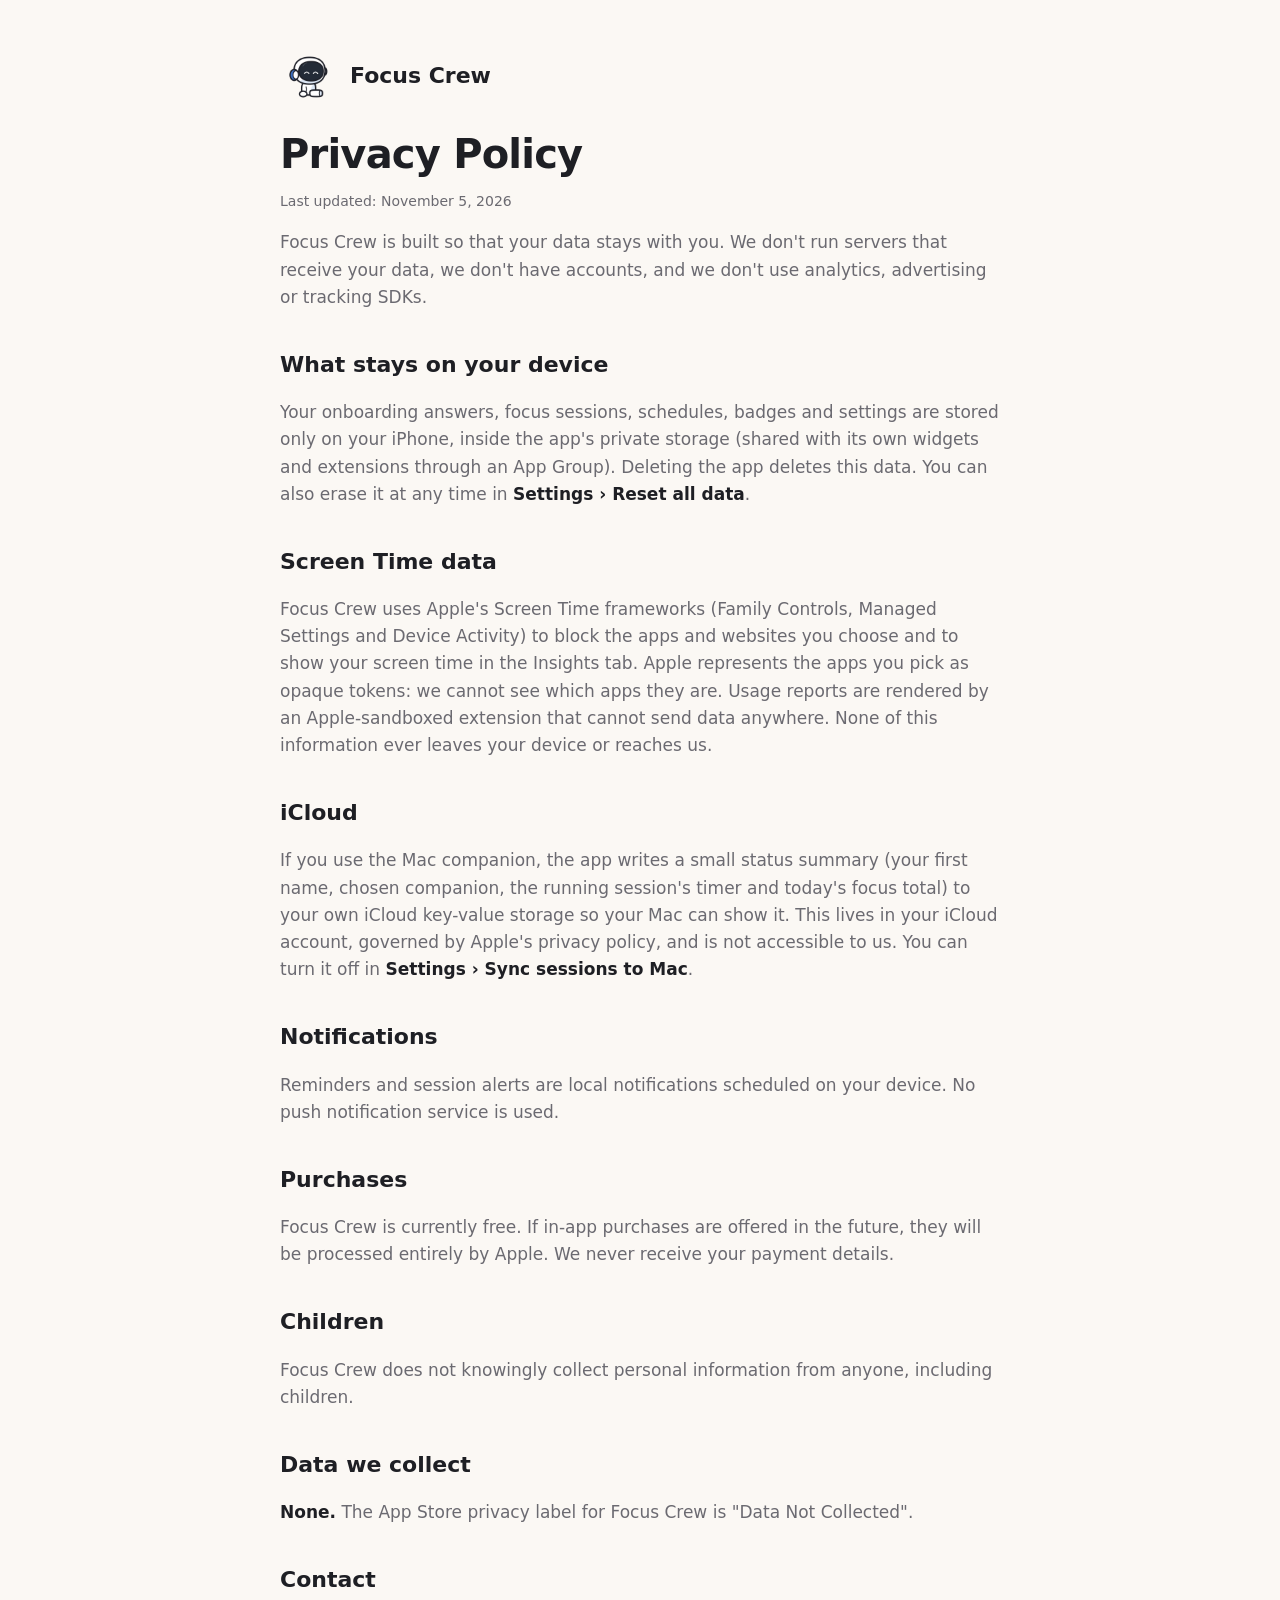
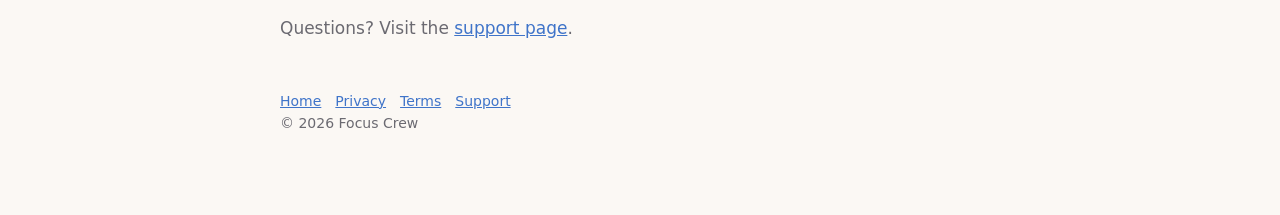
<file: docs/privacy.html>
<!doctype html><html lang="en"><head><meta charset="utf-8"><meta name="viewport" content="width=device-width,initial-scale=1"><title>Privacy Policy · Focus Crew</title><link rel="stylesheet" href="style.css"></head><body><main>
<header><img src="img/orbit.png" alt=""><a href="index.html">Focus Crew</a></header>
<h1>Privacy Policy</h1>
<p class="muted">Last updated: November 5, 2026</p>
<p>Focus Crew is built so that your data stays with you. We don't run servers that receive your data, we don't have accounts, and we don't use analytics, advertising or tracking SDKs.</p>
<h2>What stays on your device</h2>
<p>Your onboarding answers, focus sessions, schedules, badges and settings are stored only on your iPhone, inside the app's private storage (shared with its own widgets and extensions through an App Group). Deleting the app deletes this data. You can also erase it at any time in <strong>Settings › Reset all data</strong>.</p>
<h2>Screen Time data</h2>
<p>Focus Crew uses Apple's Screen Time frameworks (Family Controls, Managed Settings and Device Activity) to block the apps and websites you choose and to show your screen time in the Insights tab. Apple represents the apps you pick as opaque tokens: we cannot see which apps they are. Usage reports are rendered by an Apple-sandboxed extension that cannot send data anywhere. None of this information ever leaves your device or reaches us.</p>
<h2>iCloud</h2>
<p>If you use the Mac companion, the app writes a small status summary (your first name, chosen companion, the running session's timer and today's focus total) to your own iCloud key-value storage so your Mac can show it. This lives in your iCloud account, governed by Apple's privacy policy, and is not accessible to us. You can turn it off in <strong>Settings › Sync sessions to Mac</strong>.</p>
<h2>Notifications</h2>
<p>Reminders and session alerts are local notifications scheduled on your device. No push notification service is used.</p>
<h2>Purchases</h2>
<p>Focus Crew is currently free. If in-app purchases are offered in the future, they will be processed entirely by Apple. We never receive your payment details.</p>
<h2>Children</h2>
<p>Focus Crew does not knowingly collect personal information from anyone, including children.</p>
<h2>Data we collect</h2>
<p><strong>None.</strong> The App Store privacy label for Focus Crew is "Data Not Collected".</p>
<h2>Contact</h2>
<p>Questions? Visit the <a href="support.html">support page</a>.</p>
<footer><a href="index.html">Home</a><a href="privacy.html">Privacy</a><a href="terms.html">Terms</a><a href="support.html">Support</a><br>© 2026 Focus Crew</footer>
</main></body></html>
</file>
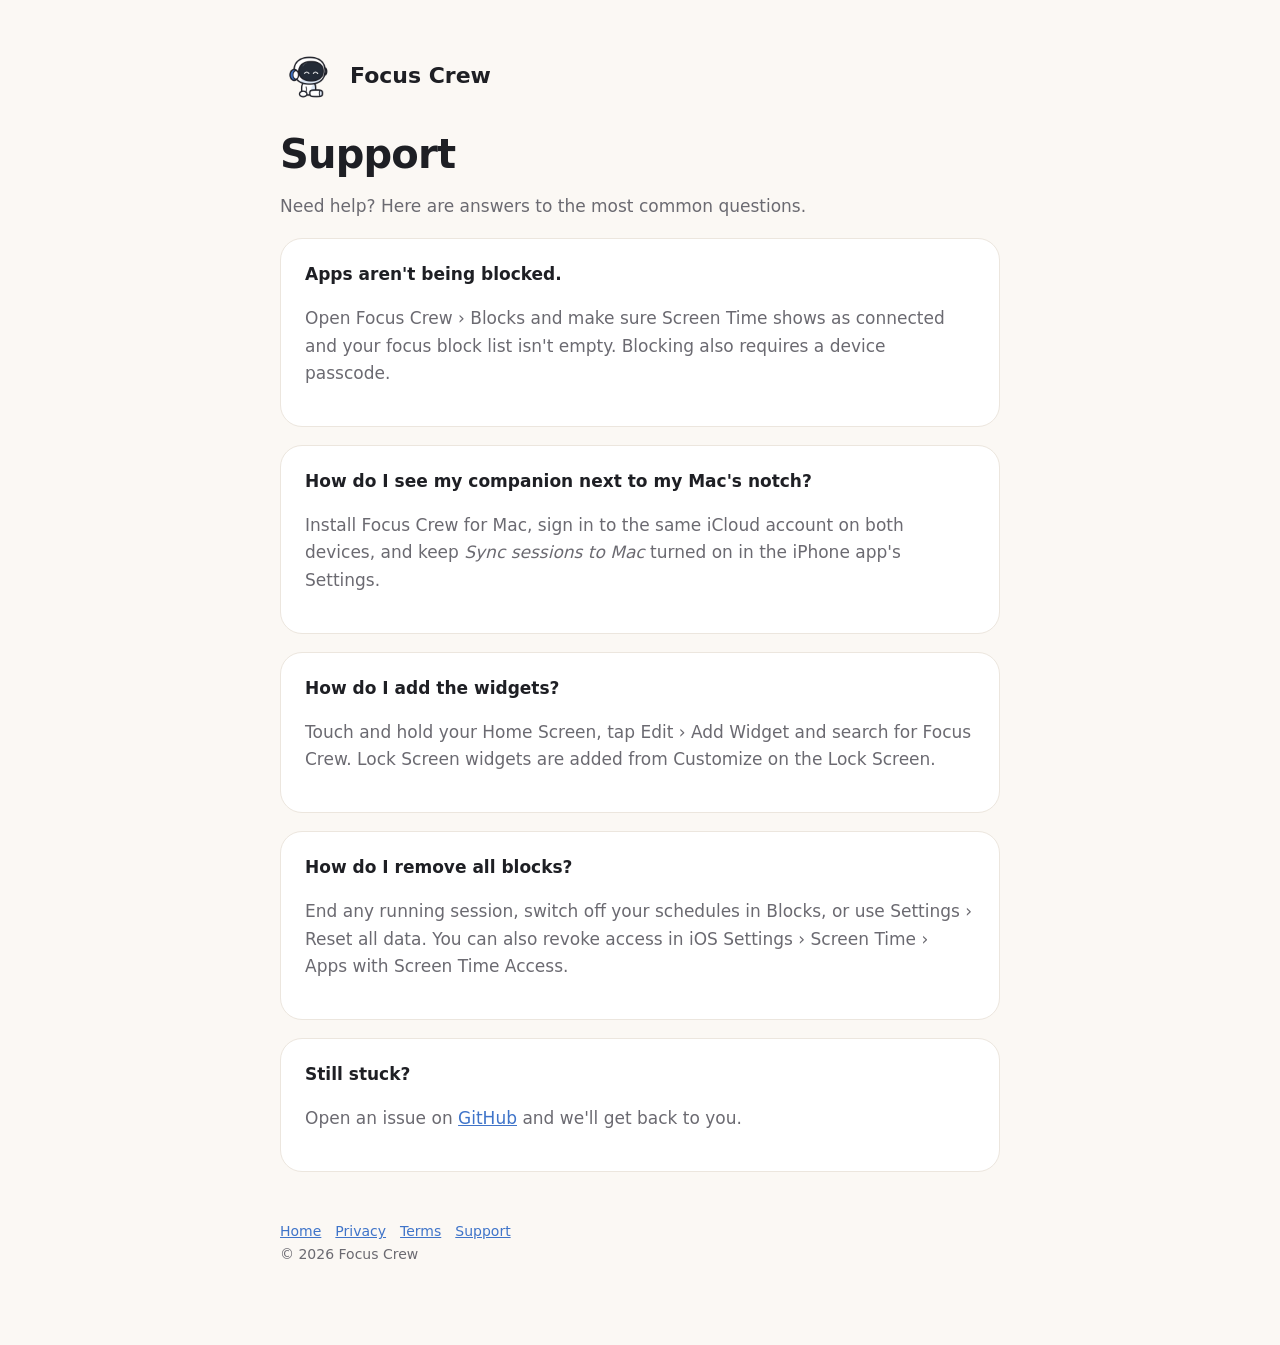
<file: docs/support.html>
<!doctype html><html lang="en"><head><meta charset="utf-8"><meta name="viewport" content="width=device-width,initial-scale=1"><title>Support · Focus Crew</title><link rel="stylesheet" href="style.css"></head><body><main>
<header><img src="img/orbit.png" alt=""><a href="index.html">Focus Crew</a></header>
<h1>Support</h1>
<p>Need help? Here are answers to the most common questions.</p>
<div class="card"><strong>Apps aren't being blocked.</strong><p>Open Focus Crew › Blocks and make sure Screen Time shows as connected and your focus block list isn't empty. Blocking also requires a device passcode.</p></div>
<div class="card"><strong>How do I see my companion next to my Mac's notch?</strong><p>Install Focus Crew for Mac, sign in to the same iCloud account on both devices, and keep <em>Sync sessions to Mac</em> turned on in the iPhone app's Settings.</p></div>
<div class="card"><strong>How do I add the widgets?</strong><p>Touch and hold your Home Screen, tap Edit › Add Widget and search for Focus Crew. Lock Screen widgets are added from Customize on the Lock Screen.</p></div>
<div class="card"><strong>How do I remove all blocks?</strong><p>End any running session, switch off your schedules in Blocks, or use Settings › Reset all data. You can also revoke access in iOS Settings › Screen Time › Apps with Screen Time Access.</p></div>
<div class="card"><strong>Still stuck?</strong><p>Open an issue on <a href="https://github.com/tomasbeja2007/focus-mascots/issues">GitHub</a> and we'll get back to you.</p></div>
<footer><a href="index.html">Home</a><a href="privacy.html">Privacy</a><a href="terms.html">Terms</a><a href="support.html">Support</a><br>© 2026 Focus Crew</footer>
</main></body></html>
</file>
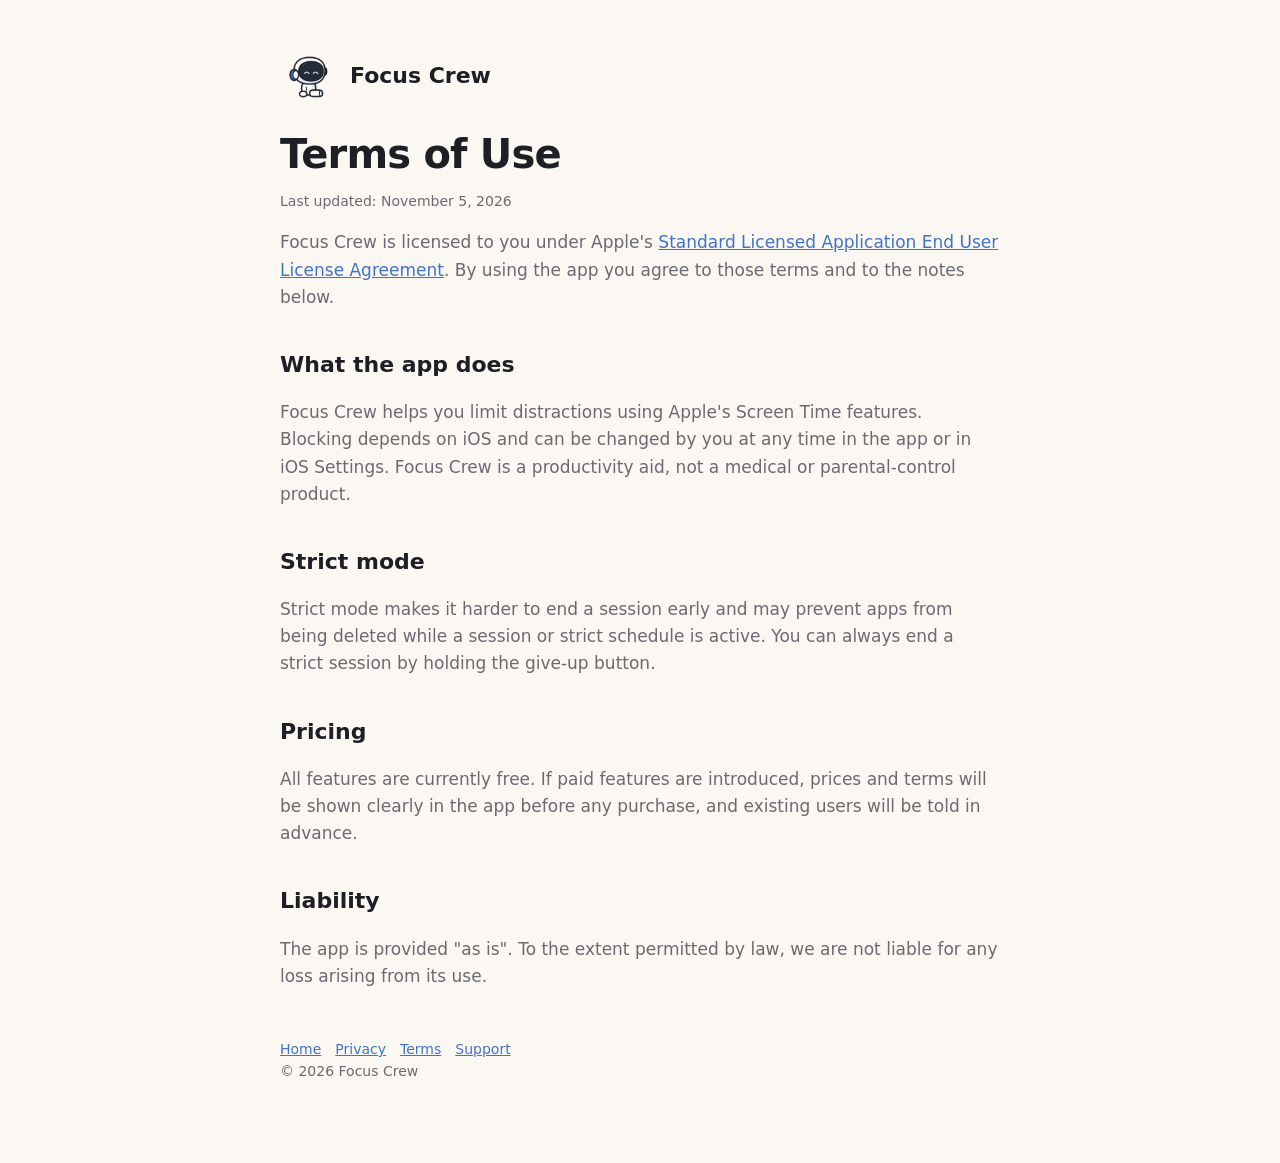
<file: docs/terms.html>
<!doctype html><html lang="en"><head><meta charset="utf-8"><meta name="viewport" content="width=device-width,initial-scale=1"><title>Terms of Use · Focus Crew</title><link rel="stylesheet" href="style.css"></head><body><main>
<header><img src="img/orbit.png" alt=""><a href="index.html">Focus Crew</a></header>
<h1>Terms of Use</h1>
<p class="muted">Last updated: November 5, 2026</p>
<p>Focus Crew is licensed to you under Apple's <a href="https://www.apple.com/legal/internet-services/itunes/dev/stdeula/">Standard Licensed Application End User License Agreement</a>. By using the app you agree to those terms and to the notes below.</p>
<h2>What the app does</h2>
<p>Focus Crew helps you limit distractions using Apple's Screen Time features. Blocking depends on iOS and can be changed by you at any time in the app or in iOS Settings. Focus Crew is a productivity aid, not a medical or parental-control product.</p>
<h2>Strict mode</h2>
<p>Strict mode makes it harder to end a session early and may prevent apps from being deleted while a session or strict schedule is active. You can always end a strict session by holding the give-up button.</p>
<h2>Pricing</h2>
<p>All features are currently free. If paid features are introduced, prices and terms will be shown clearly in the app before any purchase, and existing users will be told in advance.</p>
<h2>Liability</h2>
<p>The app is provided "as is". To the extent permitted by law, we are not liable for any loss arising from its use.</p>
<footer><a href="index.html">Home</a><a href="privacy.html">Privacy</a><a href="terms.html">Terms</a><a href="support.html">Support</a><br>© 2026 Focus Crew</footer>
</main></body></html>
</file>
<file: docs/style.css>
:root { --bg:#FBF8F4; --ink:#1E1F24; --ink2:#6B6A71; --card:#fff; --line:#ECE6DE; --accent:#3F74C9; }
@media (prefers-color-scheme: dark) { :root { --bg:#111113; --ink:#F5F3EF; --ink2:#A4A3AA; --card:#1C1C1F; --line:#2E2E33; --accent:#7EA7F2; } }
* { box-sizing: border-box; }
body { margin:0; background:var(--bg); color:var(--ink); font: 17px/1.6 ui-rounded, -apple-system, "SF Pro Rounded", system-ui, sans-serif; }
main { max-width: 760px; margin: 0 auto; padding: 48px 20px 80px; }
header { display:flex; align-items:center; gap:14px; margin-bottom: 28px; }
header img { width:56px; height:56px; }
header a { color: var(--ink); text-decoration:none; font-weight:800; font-size: 22px; }
h1 { font-size: 40px; line-height:1.1; margin: 0 0 8px; letter-spacing: -0.02em; }
h2 { font-size: 22px; margin: 36px 0 8px; }
p, li { color: var(--ink2); }
strong { color: var(--ink); }
a { color: var(--accent); }
.card { background: var(--card); border:1px solid var(--line); border-radius: 22px; padding: 22px 24px; margin: 18px 0; }
.crew { display:flex; justify-content:center; gap: 4px; flex-wrap: wrap; margin: 28px 0; }
.crew img { width: 120px; height: 120px; }
.muted { font-size: 14px; color: var(--ink2); }
.button { display:inline-block; background: var(--ink); color: var(--bg); padding: 14px 24px; border-radius: 999px; text-decoration:none; font-weight: 800; }
footer { margin-top: 48px; font-size: 14px; color: var(--ink2); }
footer a { margin-right: 14px; }
</file>
